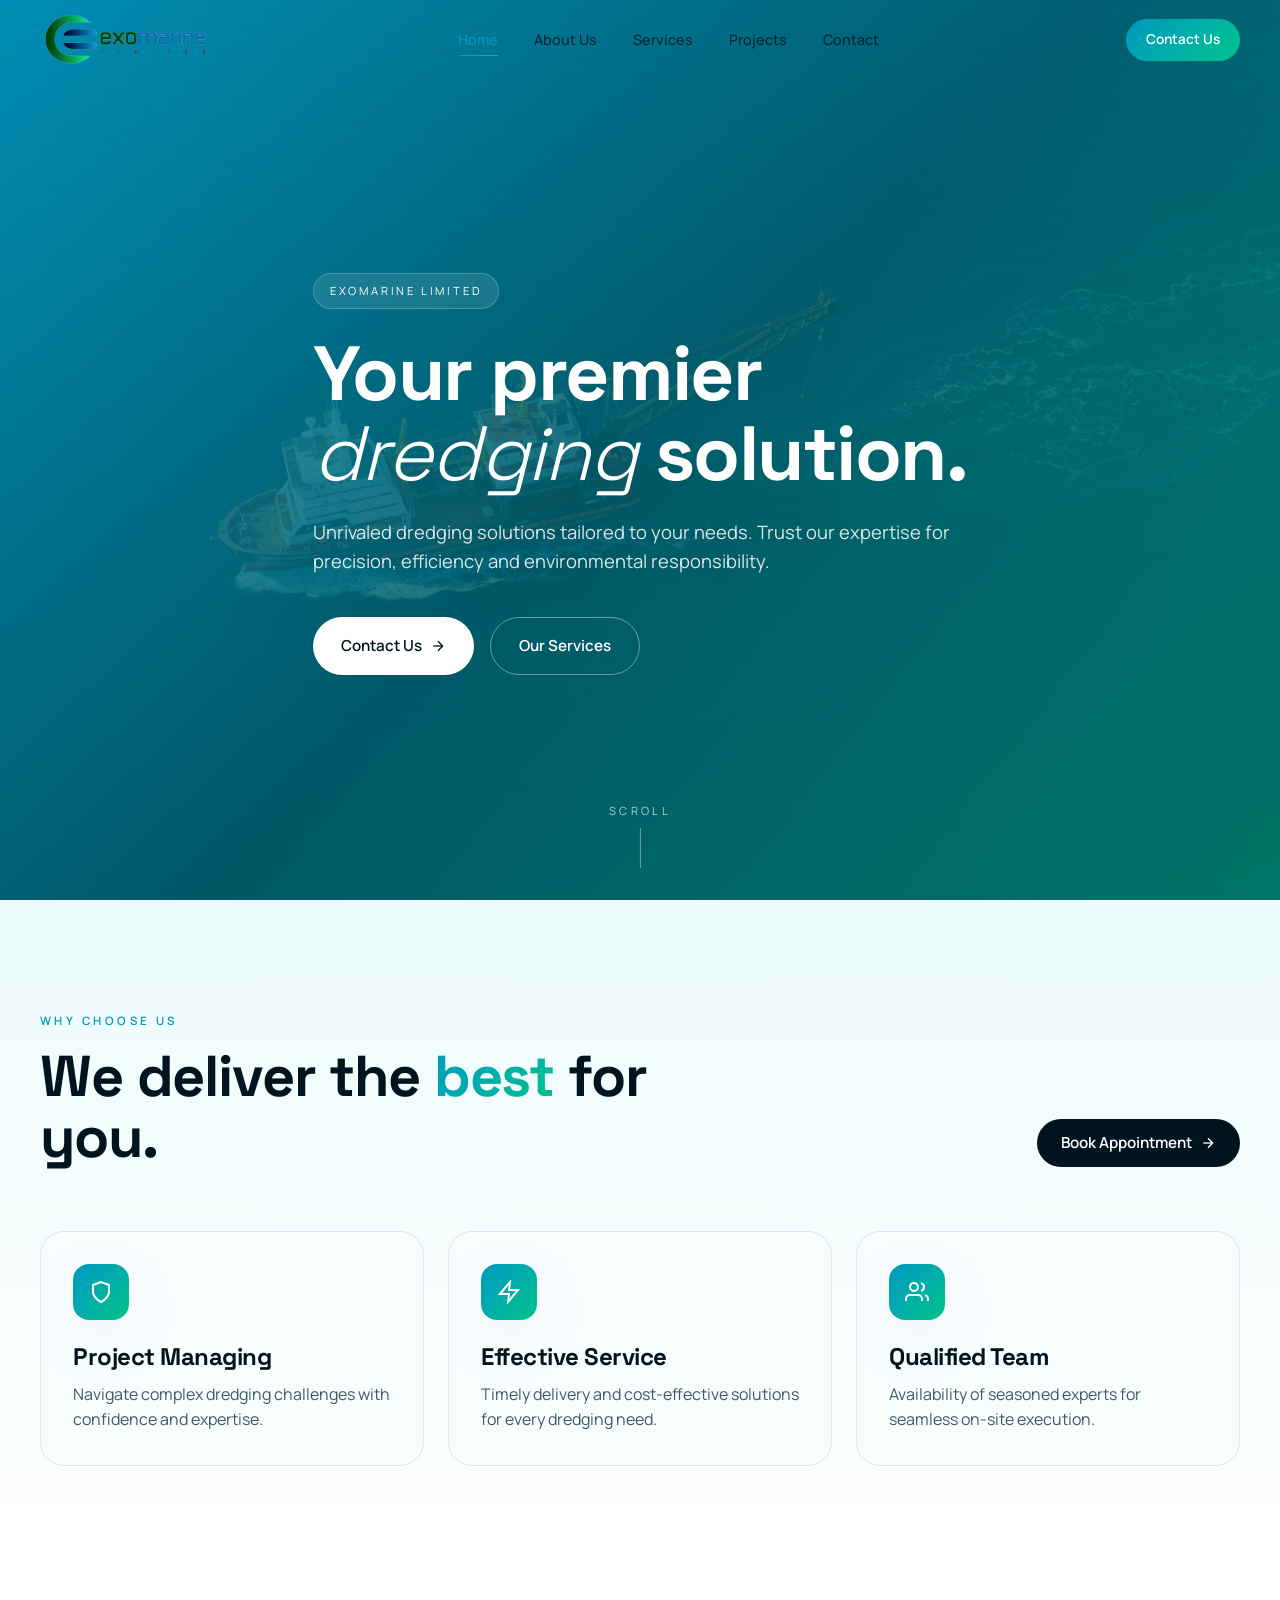
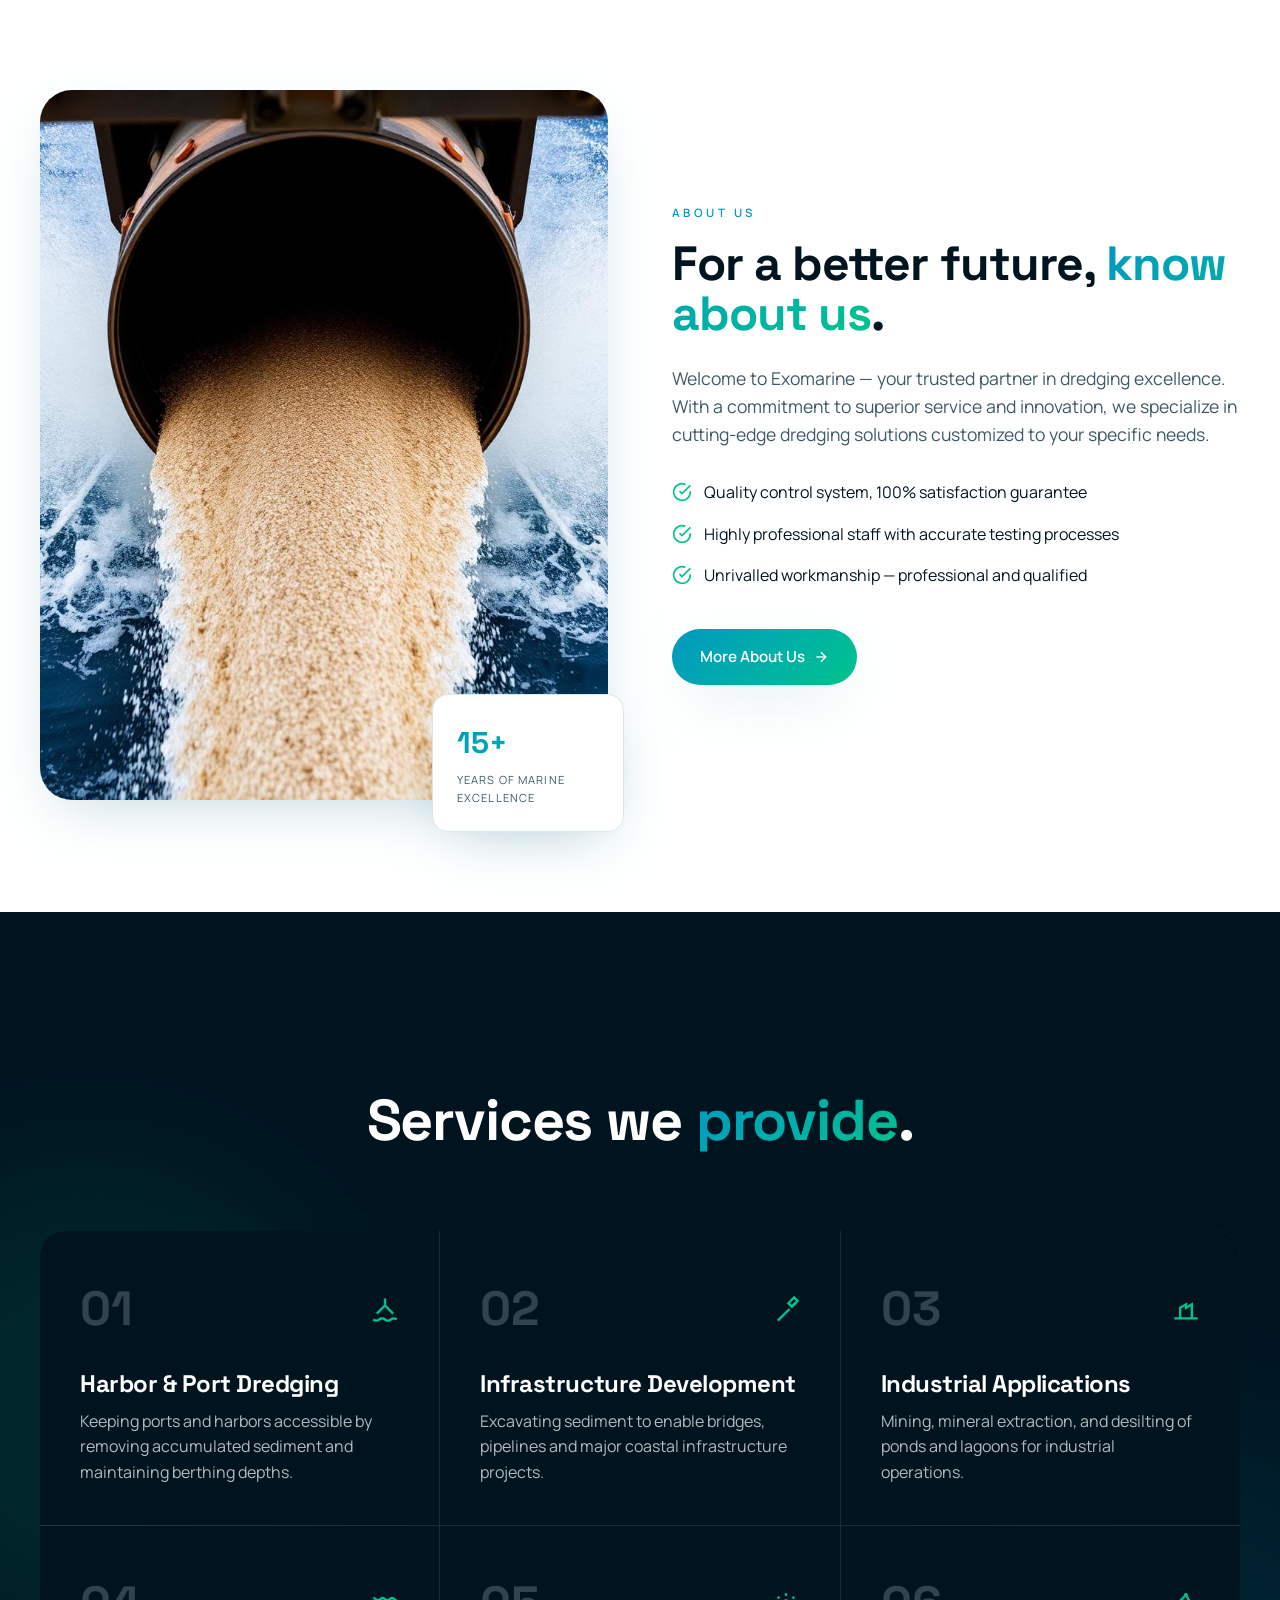
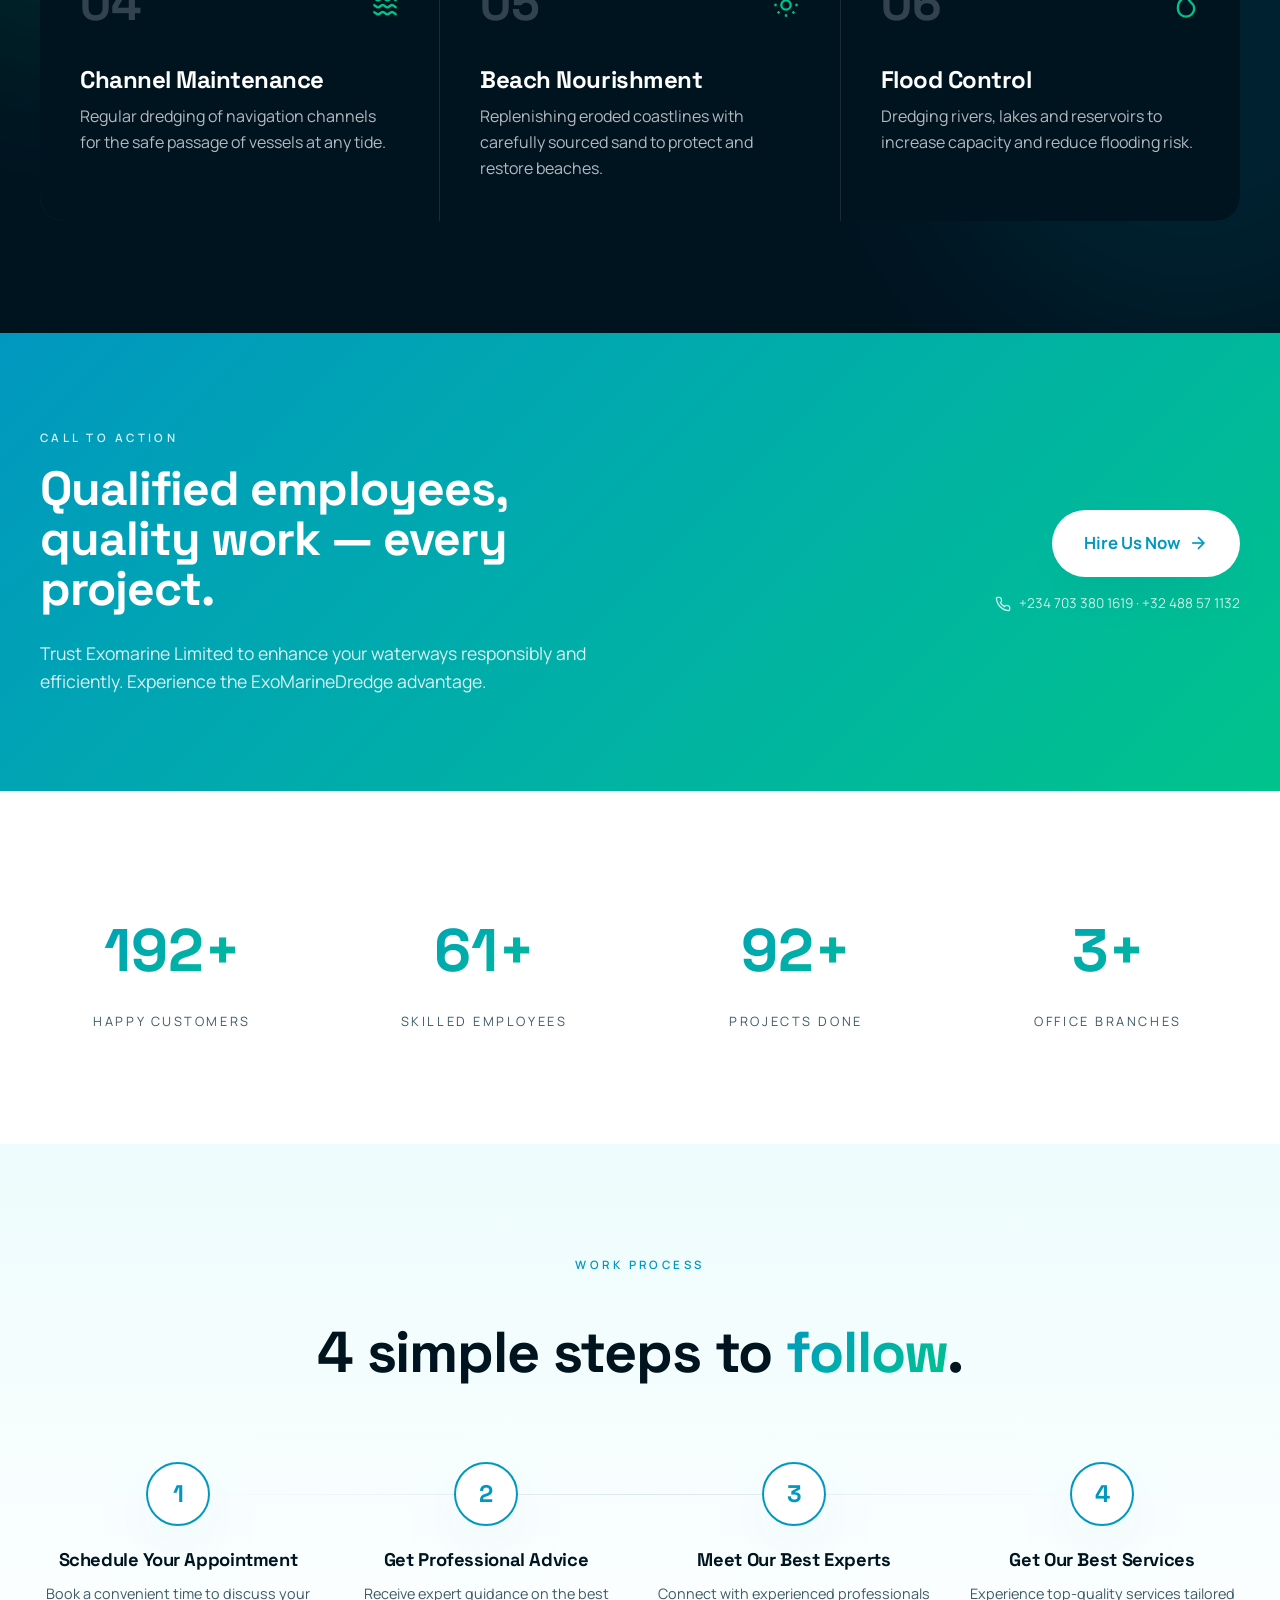
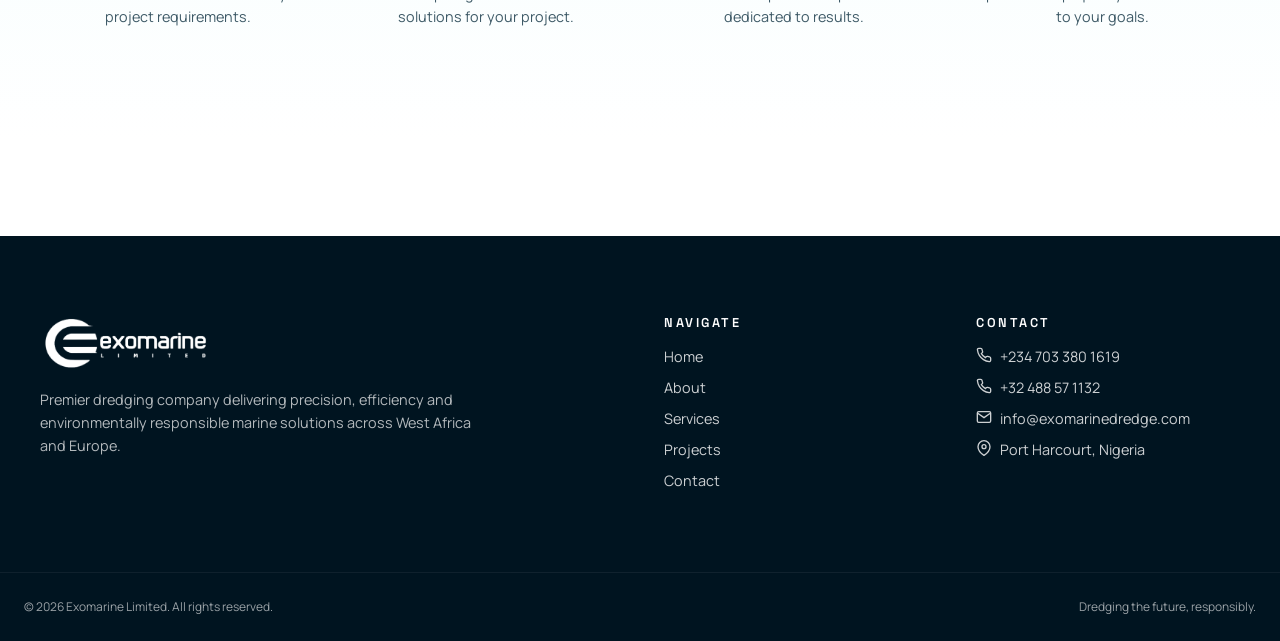
<file: index.html>
<!DOCTYPE html>
<html lang="en">
<head>
<meta charset="UTF-8" />
<meta name="viewport" content="width=device-width, initial-scale=1.0" />
<title>Exomarine Limited — Premier Dredging Solutions</title>
<meta name="description" content="Unrivaled dredging solutions tailored to your needs. Precision, efficiency and environmental responsibility across ports, harbors and coastal infrastructure." />
<link rel="icon" href="images/cropped-Exomarinedredge-removebg-preview.png" />
<link rel="stylesheet" href="css/styles.css" />
</head>
<body>

<!-- HEADER -->
<header class="site-header">
  <div class="header-inner">
    <a href="index.html" class="logo"><img src="images/cropped-Exomarinedredge-removebg-preview.png" alt="Exomarine Logo" /></a>
    <nav class="nav-desktop">
      <a href="index.html" class="active">Home</a>
      <a href="about.html">About Us</a>
      <a href="services.html">Services</a>
      <a href="projects.html">Projects</a>
      <a href="contact.html">Contact</a>
    </nav>
    <a href="contact.html" class="btn btn-brand header-cta">Contact Us</a>
    <button class="menu-toggle" aria-label="Toggle menu">
      <svg viewBox="0 0 24 24" fill="none" stroke="currentColor" stroke-width="2"><line x1="4" y1="6" x2="20" y2="6"/><line x1="4" y1="12" x2="20" y2="12"/><line x1="4" y1="18" x2="20" y2="18"/></svg>
    </button>
  </div>
  <nav class="nav-mobile">
    <a href="index.html">Home</a>
    <a href="about.html">About Us</a>
    <a href="services.html">Services</a>
    <a href="projects.html">Projects</a>
    <a href="contact.html">Contact</a>
    <a href="contact.html" class="btn btn-brand">Contact Us</a>
  </nav>
</header>

<!-- HERO -->
<section class="hero">
  <div class="hero-bg"><img src="images/hero-dredger.jpg" alt="Industrial dredging vessel at sea" /></div>
  <div class="container hero-inner">
    <div class="reveal hero-pill">Exomarine Limited</div>
    <h1 class="reveal reveal-d1">Your premier<br /><span class="italic-light">dredging</span> solution.</h1>
    <p class="reveal reveal-d2">Unrivaled dredging solutions tailored to your needs. Trust our expertise for precision, efficiency and environmental responsibility.</p>
    <div class="reveal reveal-d3 hero-actions">
      <a href="contact.html" class="btn btn-white">Contact Us
        <svg class="arrow" width="16" height="16" viewBox="0 0 24 24" fill="none" stroke="currentColor" stroke-width="2"><line x1="5" y1="12" x2="19" y2="12"/><polyline points="12 5 19 12 12 19"/></svg></a>
      <a href="services.html" class="btn btn-outline-white">Our Services</a>
    </div>
  </div>
  <div class="scroll-cue">Scroll<div class="line"></div></div>
</section>

<!-- WHY CHOOSE US -->
<section class="section section-soft">
  <div class="container">
    <div class="section-head">
      <div class="reveal" style="max-width:640px">
        <div class="eyebrow" style="margin-bottom:1rem">Why Choose Us</div>
        <h2>We deliver the <span class="gradient-text">best</span> for you.</h2>
      </div>
      <a href="contact.html" class="btn btn-dark reveal">Book Appointment
        <svg class="arrow" width="16" height="16" viewBox="0 0 24 24" fill="none" stroke="currentColor" stroke-width="2"><line x1="5" y1="12" x2="19" y2="12"/><polyline points="12 5 19 12 12 19"/></svg></a>
    </div>
    <div class="feature-grid">
      <div class="feature-card reveal reveal-d1">
        <div class="icon-tile"><svg viewBox="0 0 24 24" fill="none" stroke="currentColor" stroke-width="2"><path d="M12 22s8-4 8-10V5l-8-3-8 3v7c0 6 8 10 8 10z"/></svg></div>
        <h3>Project Managing</h3>
        <p>Navigate complex dredging challenges with confidence and expertise.</p>
      </div>
      <div class="feature-card reveal reveal-d2">
        <div class="icon-tile"><svg viewBox="0 0 24 24" fill="none" stroke="currentColor" stroke-width="2"><polygon points="13 2 3 14 12 14 11 22 21 10 12 10 13 2"/></svg></div>
        <h3>Effective Service</h3>
        <p>Timely delivery and cost-effective solutions for every dredging need.</p>
      </div>
      <div class="feature-card reveal reveal-d3">
        <div class="icon-tile"><svg viewBox="0 0 24 24" fill="none" stroke="currentColor" stroke-width="2"><path d="M17 21v-2a4 4 0 0 0-4-4H5a4 4 0 0 0-4 4v2"/><circle cx="9" cy="7" r="4"/><path d="M23 21v-2a4 4 0 0 0-3-3.87"/><path d="M16 3.13a4 4 0 0 1 0 7.75"/></svg></div>
        <h3>Qualified Team</h3>
        <p>Availability of seasoned experts for seamless on-site execution.</p>
      </div>
    </div>
  </div>
</section>

<!-- ABOUT -->
<section class="section">
  <div class="container split">
    <div class="reveal about-img-wrap">
      <div class="about-img"><img src="images/about-pipeline.jpg" alt="Dredging pipeline" loading="lazy" /></div>
      <div class="about-badge">
        <div class="num gradient-text">15+</div>
        <div class="lbl">Years of Marine Excellence</div>
      </div>
    </div>
    <div>
      <div class="reveal eyebrow" style="margin-bottom:1rem">About Us</div>
      <h2 class="reveal reveal-d1">For a better future, <span class="gradient-text">know about us</span>.</h2>
      <p class="reveal reveal-d2 lead">Welcome to Exomarine — your trusted partner in dredging excellence. With a commitment to superior service and innovation, we specialize in cutting-edge dredging solutions customized to your specific needs.</p>
      <ul class="check-list">
        <li class="reveal reveal-d2"><svg viewBox="0 0 24 24" fill="none" stroke="currentColor" stroke-width="2"><path d="M22 11.08V12a10 10 0 1 1-5.93-9.14"/><polyline points="22 4 12 14.01 9 11.01"/></svg><span>Quality control system, 100% satisfaction guarantee</span></li>
        <li class="reveal reveal-d3"><svg viewBox="0 0 24 24" fill="none" stroke="currentColor" stroke-width="2"><path d="M22 11.08V12a10 10 0 1 1-5.93-9.14"/><polyline points="22 4 12 14.01 9 11.01"/></svg><span>Highly professional staff with accurate testing processes</span></li>
        <li class="reveal reveal-d4"><svg viewBox="0 0 24 24" fill="none" stroke="currentColor" stroke-width="2"><path d="M22 11.08V12a10 10 0 1 1-5.93-9.14"/><polyline points="22 4 12 14.01 9 11.01"/></svg><span>Unrivalled workmanship — professional and qualified</span></li>
      </ul>
      <a href="about.html" class="btn btn-brand reveal">More About Us
        <svg class="arrow" width="16" height="16" viewBox="0 0 24 24" fill="none" stroke="currentColor" stroke-width="2"><line x1="5" y1="12" x2="19" y2="12"/><polyline points="12 5 19 12 12 19"/></svg></a>
    </div>
  </div>
</section>

<!-- SERVICES -->
<section class="section section-dark">
  <div class="blob1"></div><div class="blob2"></div>
  <div class="container">
    <div class="section-head center">
      <div class="reveal eyebrow eyebrow-secondary" style="margin-bottom:1rem">Our Services</div>
      <h2 class="reveal reveal-d1 center">Services we <span class="gradient-text">provide</span>.</h2>
    </div>
    <div class="svc-grid">
      <div class="svc-cell reveal reveal-d1">
        <div class="top"><span class="num">01</span>
          <svg class="svc-icon" viewBox="0 0 24 24" fill="none" stroke="currentColor" stroke-width="2"><path d="M2 21c.6.5 1.2 1 2.5 1 2.5 0 2.5-2 5-2 1.3 0 1.9.5 2.5 1s1.2 1 2.5 1c2.5 0 2.5-2 5-2 1.3 0 1.9.5 2.5 1"/><path d="M19 16l-7-7-7 7"/><path d="M12 3v6"/></svg></div>
        <h3>Harbor &amp; Port Dredging</h3>
        <p>Keeping ports and harbors accessible by removing accumulated sediment and maintaining berthing depths.</p>
      </div>
      <div class="svc-cell reveal reveal-d2">
        <div class="top"><span class="num">02</span>
          <svg class="svc-icon" viewBox="0 0 24 24" fill="none" stroke="currentColor" stroke-width="2"><path d="M15 12 5 22"/><path d="m20 7-3 3"/><path d="M22 5 19 2l-5 5 3 3z"/></svg></div>
        <h3>Infrastructure Development</h3>
        <p>Excavating sediment to enable bridges, pipelines and major coastal infrastructure projects.</p>
      </div>
      <div class="svc-cell reveal reveal-d3">
        <div class="top"><span class="num">03</span>
          <svg class="svc-icon" viewBox="0 0 24 24" fill="none" stroke="currentColor" stroke-width="2"><path d="M2 20h20"/><path d="M17 20V8l-5 3V8l-5 3v9"/></svg></div>
        <h3>Industrial Applications</h3>
        <p>Mining, mineral extraction, and desilting of ponds and lagoons for industrial operations.</p>
      </div>
      <div class="svc-cell reveal reveal-d4">
        <div class="top"><span class="num">04</span>
          <svg class="svc-icon" viewBox="0 0 24 24" fill="none" stroke="currentColor" stroke-width="2"><path d="M2 6c2 0 2 2 4 2s2-2 4-2 2 2 4 2 2-2 4-2 2 2 4 2"/><path d="M2 12c2 0 2 2 4 2s2-2 4-2 2 2 4 2 2-2 4-2 2 2 4 2"/><path d="M2 18c2 0 2 2 4 2s2-2 4-2 2 2 4 2 2-2 4-2 2 2 4 2"/></svg></div>
        <h3>Channel Maintenance</h3>
        <p>Regular dredging of navigation channels for the safe passage of vessels at any tide.</p>
      </div>
      <div class="svc-cell reveal reveal-d1">
        <div class="top"><span class="num">05</span>
          <svg class="svc-icon" viewBox="0 0 24 24" fill="none" stroke="currentColor" stroke-width="2"><circle cx="12" cy="12" r="4"/><path d="M12 2v2M12 20v2M4.93 4.93l1.41 1.41M17.66 17.66l1.41 1.41M2 12h2M20 12h2M6.34 17.66l-1.41 1.41M19.07 4.93l-1.41 1.41"/></svg></div>
        <h3>Beach Nourishment</h3>
        <p>Replenishing eroded coastlines with carefully sourced sand to protect and restore beaches.</p>
      </div>
      <div class="svc-cell reveal reveal-d2">
        <div class="top"><span class="num">06</span>
          <svg class="svc-icon" viewBox="0 0 24 24" fill="none" stroke="currentColor" stroke-width="2"><path d="M12 22a7 7 0 0 0 7-7c0-2-1-3.9-3-5.5S12.5 4 12 2c-.5 2-2 3.9-4 5.5S5 13 5 15a7 7 0 0 0 7 7z"/></svg></div>
        <h3>Flood Control</h3>
        <p>Dredging rivers, lakes and reservoirs to increase capacity and reduce flooding risk.</p>
      </div>
    </div>
  </div>
</section>

<!-- CTA STRIP -->
<section class="cta-strip">
  <div class="container grid">
    <div>
      <div class="reveal eyebrow eyebrow-light" style="margin-bottom:1rem">Call to Action</div>
      <h2 class="reveal reveal-d1">Qualified employees, quality work — every project.</h2>
      <p class="reveal reveal-d2">Trust Exomarine Limited to enhance your waterways responsibly and efficiently. Experience the ExoMarineDredge advantage.</p>
    </div>
    <div class="cta-side reveal reveal-d3">
      <a href="contact.html" class="btn btn-cta">Hire Us Now
        <svg class="arrow" width="20" height="20" viewBox="0 0 24 24" fill="none" stroke="currentColor" stroke-width="2"><line x1="5" y1="12" x2="19" y2="12"/><polyline points="12 5 19 12 12 19"/></svg></a>
      <span class="cta-phone"><svg viewBox="0 0 24 24" fill="none" stroke="currentColor" stroke-width="2"><path d="M22 16.92v3a2 2 0 0 1-2.18 2 19.79 19.79 0 0 1-8.63-3.07 19.5 19.5 0 0 1-6-6 19.79 19.79 0 0 1-3.07-8.67A2 2 0 0 1 4.11 2h3a2 2 0 0 1 2 1.72 12.84 12.84 0 0 0 .7 2.81 2 2 0 0 1-.45 2.11L8.09 9.91a16 16 0 0 0 6 6l1.27-1.27a2 2 0 0 1 2.11-.45 12.84 12.84 0 0 0 2.81.7A2 2 0 0 1 22 16.92z"/></svg> +234 703 380 1619 · +32 488 57 1132</span>
    </div>
  </div>
</section>

<!-- STATS -->
<section class="section">
  <div class="container stats">
    <div class="stat reveal reveal-d1"><div class="num" data-count="250">0+</div><div class="lbl">Happy Customers</div></div>
    <div class="stat reveal reveal-d2"><div class="num" data-count="80">0+</div><div class="lbl">Skilled Employees</div></div>
    <div class="stat reveal reveal-d3"><div class="num" data-count="120">0+</div><div class="lbl">Projects Done</div></div>
    <div class="stat reveal reveal-d4"><div class="num" data-count="4">0+</div><div class="lbl">Office Branches</div></div>
  </div>
</section>

<!-- PROCESS -->
<section class="section section-soft">
  <div class="container">
    <div class="section-head center">
      <div class="reveal eyebrow" style="margin-bottom:1rem">Work Process</div>
      <h2 class="reveal reveal-d1 center">4 simple steps to <span class="gradient-text">follow</span>.</h2>
    </div>
    <div class="process">
      <div class="step reveal reveal-d1"><div class="step-num">1</div><h3>Schedule Your Appointment</h3><p>Book a convenient time to discuss your project requirements.</p></div>
      <div class="step reveal reveal-d2"><div class="step-num">2</div><h3>Get Professional Advice</h3><p>Receive expert guidance on the best solutions for your project.</p></div>
      <div class="step reveal reveal-d3"><div class="step-num">3</div><h3>Meet Our Best Experts</h3><p>Connect with experienced professionals dedicated to results.</p></div>
      <div class="step reveal reveal-d4"><div class="step-num">4</div><h3>Get Our Best Services</h3><p>Experience top-quality services tailored to your goals.</p></div>
    </div>
  </div>
</section>

<!-- FOOTER -->
<footer class="site-footer">
  <div class="footer-inner">
    <div class="footer-brand">
      <img src="images/cropped-Exomarinedredge-removebg-preview.png" alt="Exomarine Logo" />
      <p>Premier dredging company delivering precision, efficiency and environmentally responsible marine solutions across West Africa and Europe.</p>
    </div>
    <div class="footer-col">
      <h4>Navigate</h4>
      <ul>
        <li><a href="index.html">Home</a></li>
        <li><a href="about.html">About</a></li>
        <li><a href="services.html">Services</a></li>
        <li><a href="projects.html">Projects</a></li>
        <li><a href="contact.html">Contact</a></li>
      </ul>
    </div>
    <div class="footer-col">
      <h4>Contact</h4>
      <ul>
        <li><svg viewBox="0 0 24 24" fill="none" stroke="currentColor" stroke-width="2"><path d="M22 16.92v3a2 2 0 0 1-2.18 2 19.79 19.79 0 0 1-8.63-3.07 19.5 19.5 0 0 1-6-6 19.79 19.79 0 0 1-3.07-8.67A2 2 0 0 1 4.11 2h3a2 2 0 0 1 2 1.72 12.84 12.84 0 0 0 .7 2.81 2 2 0 0 1-.45 2.11L8.09 9.91a16 16 0 0 0 6 6l1.27-1.27a2 2 0 0 1 2.11-.45 12.84 12.84 0 0 0 2.81.7A2 2 0 0 1 22 16.92z"/></svg> +234 703 380 1619</li>
        <li><svg viewBox="0 0 24 24" fill="none" stroke="currentColor" stroke-width="2"><path d="M22 16.92v3a2 2 0 0 1-2.18 2 19.79 19.79 0 0 1-8.63-3.07 19.5 19.5 0 0 1-6-6 19.79 19.79 0 0 1-3.07-8.67A2 2 0 0 1 4.11 2h3a2 2 0 0 1 2 1.72 12.84 12.84 0 0 0 .7 2.81 2 2 0 0 1-.45 2.11L8.09 9.91a16 16 0 0 0 6 6l1.27-1.27a2 2 0 0 1 2.11-.45 12.84 12.84 0 0 0 2.81.7A2 2 0 0 1 22 16.92z"/></svg> +32 488 57 1132</li>
        <li><svg viewBox="0 0 24 24" fill="none" stroke="currentColor" stroke-width="2"><path d="M4 4h16c1.1 0 2 .9 2 2v12c0 1.1-.9 2-2 2H4c-1.1 0-2-.9-2-2V6c0-1.1.9-2 2-2z"/><polyline points="22,6 12,13 2,6"/></svg> info@exomarinedredge.com</li>
        <li><svg viewBox="0 0 24 24" fill="none" stroke="currentColor" stroke-width="2"><path d="M21 10c0 7-9 13-9 13s-9-6-9-13a9 9 0 0 1 18 0z"/><circle cx="12" cy="10" r="3"/></svg> Port Harcourt, Nigeria</li>
      </ul>
    </div>
  </div>
  <div class="footer-bottom">
    <span>© <span id="year">2025</span> Exomarine Limited. All rights reserved.</span>
    <span>Dredging the future, responsibly.</span>
  </div>
</footer>

<script src="js/main.js"></script>
</body>
</html>
</file>
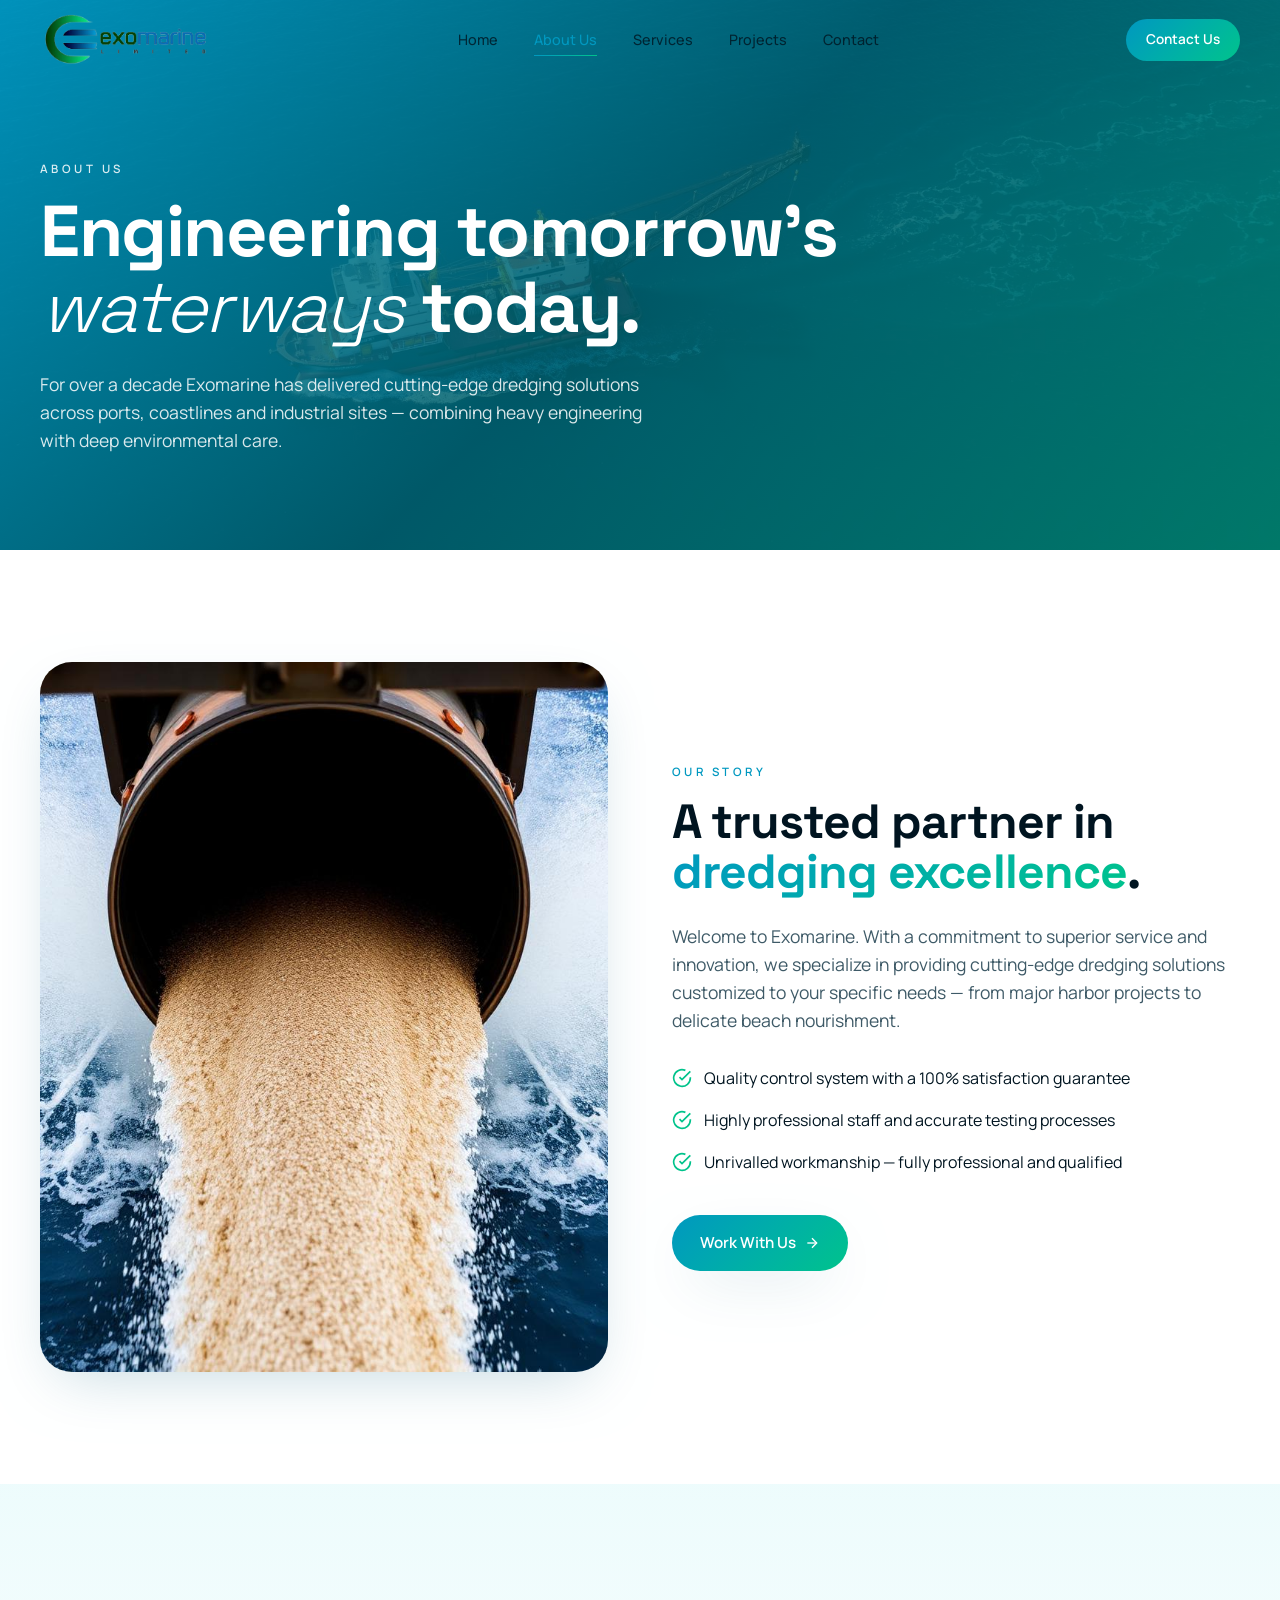
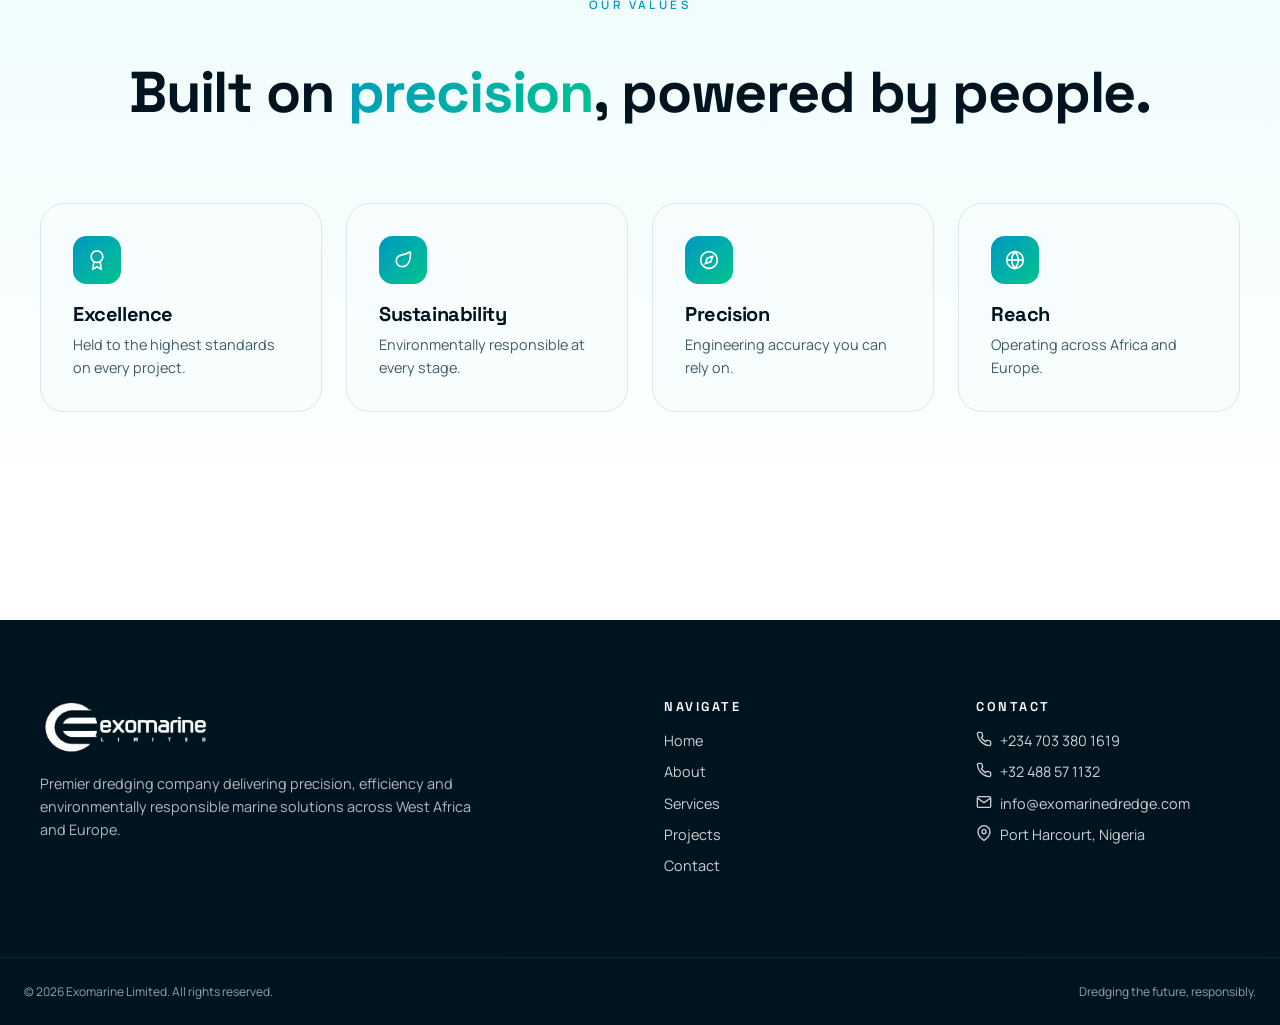
<file: about.html>
<!DOCTYPE html>
<html lang="en">
<head>
<meta charset="UTF-8" />
<meta name="viewport" content="width=device-width, initial-scale=1.0" />
<title>About Us — Exomarine Limited</title>
<meta name="description" content="Learn about Exomarine Limited — a trusted partner in dredging excellence with a commitment to superior service, innovation and environmental responsibility." />
<link rel="icon" href="images/cropped-Exomarinedredge-removebg-preview.png" />
<link rel="stylesheet" href="css/styles.css" />
</head>
<body>

<header class="site-header">
  <div class="header-inner">
    <a href="index.html" class="logo"><img src="images/cropped-Exomarinedredge-removebg-preview.png" alt="Exomarine Logo" /></a>
    <nav class="nav-desktop">
      <a href="index.html">Home</a>
      <a href="about.html" class="active">About Us</a>
      <a href="services.html">Services</a>
      <a href="projects.html">Projects</a>
      <a href="contact.html">Contact</a>
    </nav>
    <a href="contact.html" class="btn btn-brand header-cta">Contact Us</a>
    <button class="menu-toggle" aria-label="Toggle menu">
      <svg viewBox="0 0 24 24" fill="none" stroke="currentColor" stroke-width="2"><line x1="4" y1="6" x2="20" y2="6"/><line x1="4" y1="12" x2="20" y2="12"/><line x1="4" y1="18" x2="20" y2="18"/></svg>
    </button>
  </div>
  <nav class="nav-mobile">
    <a href="index.html">Home</a><a href="about.html">About Us</a><a href="services.html">Services</a><a href="projects.html">Projects</a><a href="contact.html">Contact</a>
    <a href="contact.html" class="btn btn-brand">Contact Us</a>
  </nav>
</header>

<section class="page-hero">
  <div class="bg"><img src="images/hero-dredger.jpg" alt="" /></div>
  <div class="container">
    <div class="reveal eyebrow eyebrow-light">About Us</div>
    <h1 class="reveal reveal-d1">Engineering tomorrow's <span class="italic-light">waterways</span> today.</h1>
    <p class="reveal reveal-d2">For over a decade Exomarine has delivered cutting-edge dredging solutions across ports, coastlines and industrial sites — combining heavy engineering with deep environmental care.</p>
  </div>
</section>

<section class="section">
  <div class="container split">
    <div class="reveal about-img-wrap">
      <div class="about-img"><img src="images/about-pipeline.jpg" alt="Pipeline" loading="lazy" /></div>
    </div>
    <div>
      <div class="reveal eyebrow" style="margin-bottom:1rem">Our Story</div>
      <h2 class="reveal reveal-d1">A trusted partner in <span class="gradient-text">dredging excellence</span>.</h2>
      <p class="reveal reveal-d2 lead">Welcome to Exomarine. With a commitment to superior service and innovation, we specialize in providing cutting-edge dredging solutions customized to your specific needs — from major harbor projects to delicate beach nourishment.</p>
      <ul class="check-list">
        <li class="reveal reveal-d2"><svg viewBox="0 0 24 24" fill="none" stroke="currentColor" stroke-width="2"><path d="M22 11.08V12a10 10 0 1 1-5.93-9.14"/><polyline points="22 4 12 14.01 9 11.01"/></svg><span>Quality control system with a 100% satisfaction guarantee</span></li>
        <li class="reveal reveal-d3"><svg viewBox="0 0 24 24" fill="none" stroke="currentColor" stroke-width="2"><path d="M22 11.08V12a10 10 0 1 1-5.93-9.14"/><polyline points="22 4 12 14.01 9 11.01"/></svg><span>Highly professional staff and accurate testing processes</span></li>
        <li class="reveal reveal-d4"><svg viewBox="0 0 24 24" fill="none" stroke="currentColor" stroke-width="2"><path d="M22 11.08V12a10 10 0 1 1-5.93-9.14"/><polyline points="22 4 12 14.01 9 11.01"/></svg><span>Unrivalled workmanship — fully professional and qualified</span></li>
      </ul>
      <a href="contact.html" class="btn btn-brand reveal">Work With Us
        <svg class="arrow" width="16" height="16" viewBox="0 0 24 24" fill="none" stroke="currentColor" stroke-width="2"><line x1="5" y1="12" x2="19" y2="12"/><polyline points="12 5 19 12 12 19"/></svg></a>
    </div>
  </div>
</section>

<section class="section section-soft">
  <div class="container">
    <div class="section-head center">
      <div class="reveal eyebrow" style="margin-bottom:1rem">Our Values</div>
      <h2 class="reveal reveal-d1 center">Built on <span class="gradient-text">precision</span>, powered by people.</h2>
    </div>
    <div class="values">
      <div class="value-card reveal reveal-d1">
        <div class="icon-tile"><svg viewBox="0 0 24 24" fill="none" stroke="currentColor" stroke-width="2"><circle cx="12" cy="8" r="7"/><polyline points="8.21 13.89 7 23 12 20 17 23 15.79 13.88"/></svg></div>
        <h3>Excellence</h3><p>Held to the highest standards on every project.</p>
      </div>
      <div class="value-card reveal reveal-d2">
        <div class="icon-tile"><svg viewBox="0 0 24 24" fill="none" stroke="currentColor" stroke-width="2"><path d="M11 20A7 7 0 0 1 9.8 6.1C15.5 5 17 4.48 19.2 2.96A1 1 0 0 1 21 4c0 9-3.16 16-10 16z"/></svg></div>
        <h3>Sustainability</h3><p>Environmentally responsible at every stage.</p>
      </div>
      <div class="value-card reveal reveal-d3">
        <div class="icon-tile"><svg viewBox="0 0 24 24" fill="none" stroke="currentColor" stroke-width="2"><circle cx="12" cy="12" r="10"/><polygon points="16.24 7.76 14.12 14.12 7.76 16.24 9.88 9.88 16.24 7.76"/></svg></div>
        <h3>Precision</h3><p>Engineering accuracy you can rely on.</p>
      </div>
      <div class="value-card reveal reveal-d4">
        <div class="icon-tile"><svg viewBox="0 0 24 24" fill="none" stroke="currentColor" stroke-width="2"><circle cx="12" cy="12" r="10"/><line x1="2" y1="12" x2="22" y2="12"/><path d="M12 2a15.3 15.3 0 0 1 4 10 15.3 15.3 0 0 1-4 10 15.3 15.3 0 0 1-4-10 15.3 15.3 0 0 1 4-10z"/></svg></div>
        <h3>Reach</h3><p>Operating across Africa and Europe.</p>
      </div>
    </div>
  </div>
</section>

<footer class="site-footer">
  <div class="footer-inner">
    <div class="footer-brand">
      <img src="images/cropped-Exomarinedredge-removebg-preview.png" alt="Exomarine Logo" />
      <p>Premier dredging company delivering precision, efficiency and environmentally responsible marine solutions across West Africa and Europe.</p>
    </div>
    <div class="footer-col"><h4>Navigate</h4><ul>
      <li><a href="index.html">Home</a></li><li><a href="about.html">About</a></li><li><a href="services.html">Services</a></li><li><a href="projects.html">Projects</a></li><li><a href="contact.html">Contact</a></li>
    </ul></div>
    <div class="footer-col"><h4>Contact</h4><ul>
      <li><svg viewBox="0 0 24 24" fill="none" stroke="currentColor" stroke-width="2"><path d="M22 16.92v3a2 2 0 0 1-2.18 2 19.79 19.79 0 0 1-8.63-3.07 19.5 19.5 0 0 1-6-6 19.79 19.79 0 0 1-3.07-8.67A2 2 0 0 1 4.11 2h3a2 2 0 0 1 2 1.72 12.84 12.84 0 0 0 .7 2.81 2 2 0 0 1-.45 2.11L8.09 9.91a16 16 0 0 0 6 6l1.27-1.27a2 2 0 0 1 2.11-.45 12.84 12.84 0 0 0 2.81.7A2 2 0 0 1 22 16.92z"/></svg> +234 703 380 1619</li>
      <li><svg viewBox="0 0 24 24" fill="none" stroke="currentColor" stroke-width="2"><path d="M22 16.92v3a2 2 0 0 1-2.18 2 19.79 19.79 0 0 1-8.63-3.07 19.5 19.5 0 0 1-6-6 19.79 19.79 0 0 1-3.07-8.67A2 2 0 0 1 4.11 2h3a2 2 0 0 1 2 1.72 12.84 12.84 0 0 0 .7 2.81 2 2 0 0 1-.45 2.11L8.09 9.91a16 16 0 0 0 6 6l1.27-1.27a2 2 0 0 1 2.11-.45 12.84 12.84 0 0 0 2.81.7A2 2 0 0 1 22 16.92z"/></svg> +32 488 57 1132</li>
      <li><svg viewBox="0 0 24 24" fill="none" stroke="currentColor" stroke-width="2"><path d="M4 4h16c1.1 0 2 .9 2 2v12c0 1.1-.9 2-2 2H4c-1.1 0-2-.9-2-2V6c0-1.1.9-2 2-2z"/><polyline points="22,6 12,13 2,6"/></svg> info@exomarinedredge.com</li>
      <li><svg viewBox="0 0 24 24" fill="none" stroke="currentColor" stroke-width="2"><path d="M21 10c0 7-9 13-9 13s-9-6-9-13a9 9 0 0 1 18 0z"/><circle cx="12" cy="10" r="3"/></svg> Port Harcourt, Nigeria</li>
    </ul></div>
  </div>
  <div class="footer-bottom"><span>© <span id="year">2025</span> Exomarine Limited. All rights reserved.</span><span>Dredging the future, responsibly.</span></div>
</footer>

<script src="js/main.js"></script>
</body>
</html>
</file>
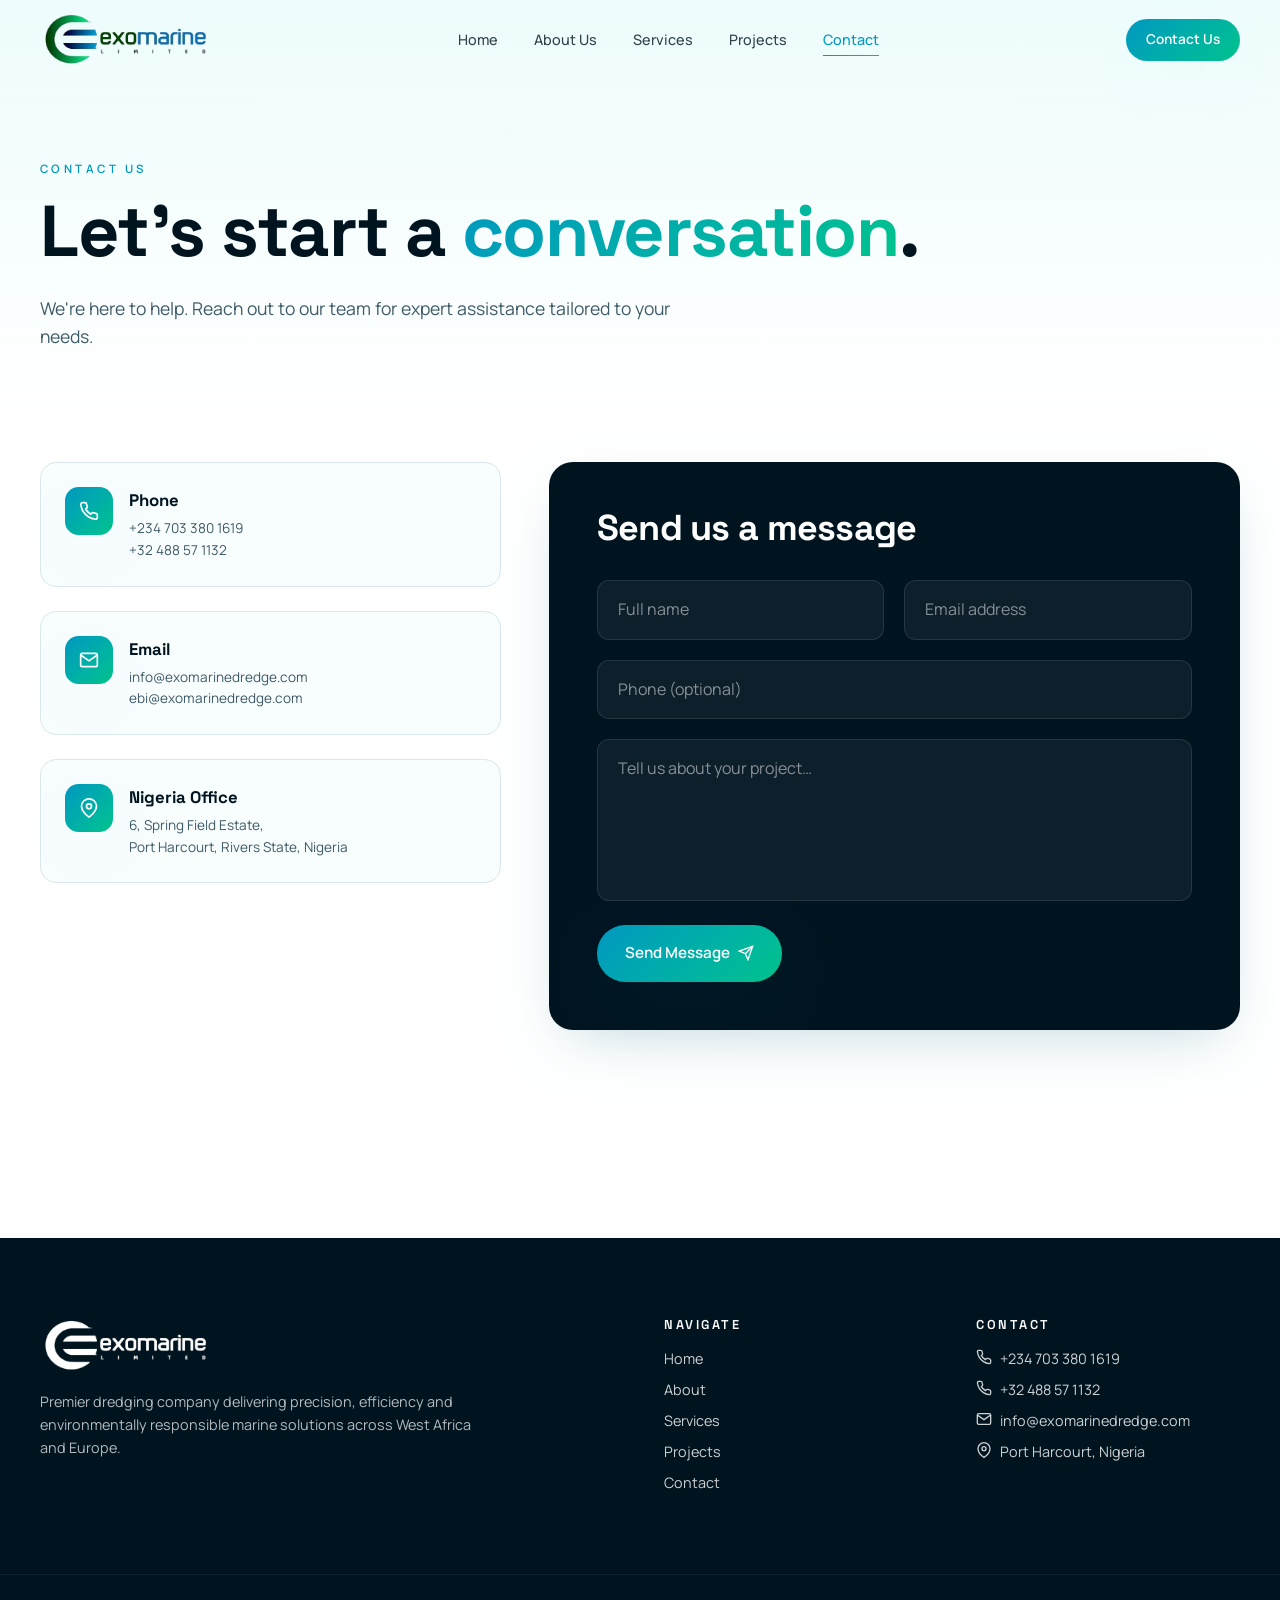
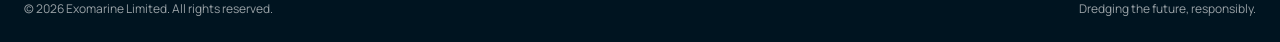
<file: contact.html>
<!DOCTYPE html>
<html lang="en">
<head>
<meta charset="UTF-8" />
<meta name="viewport" content="width=device-width, initial-scale=1.0" />
<title>Contact — Exomarine Limited</title>
<meta name="description" content="Contact Exomarine Limited for dredging enquiries. Reach our Nigeria office in Port Harcourt or call our international line." />
<link rel="icon" href="images/cropped-Exomarinedredge-removebg-preview.png" />
<link rel="stylesheet" href="css/styles.css" />
</head>
<body>

<header class="site-header">
  <div class="header-inner">
    <a href="index.html" class="logo"><img src="images/cropped-Exomarinedredge-removebg-preview.png" alt="Exomarine Logo" /></a>
    <nav class="nav-desktop">
      <a href="index.html">Home</a>
      <a href="about.html">About Us</a>
      <a href="services.html">Services</a>
      <a href="projects.html">Projects</a>
      <a href="contact.html" class="active">Contact</a>
    </nav>
    <a href="contact.html" class="btn btn-brand header-cta">Contact Us</a>
    <button class="menu-toggle" aria-label="Toggle menu">
      <svg viewBox="0 0 24 24" fill="none" stroke="currentColor" stroke-width="2"><line x1="4" y1="6" x2="20" y2="6"/><line x1="4" y1="12" x2="20" y2="12"/><line x1="4" y1="18" x2="20" y2="18"/></svg>
    </button>
  </div>
  <nav class="nav-mobile">
    <a href="index.html">Home</a><a href="about.html">About Us</a><a href="services.html">Services</a><a href="projects.html">Projects</a><a href="contact.html">Contact</a>
    <a href="contact.html" class="btn btn-brand">Contact Us</a>
  </nav>
</header>

<section class="page-hero light" style="padding-bottom:4rem">
  <div class="container">
    <div class="reveal eyebrow">Contact Us</div>
    <h1 class="reveal reveal-d1">Let's start a <span class="gradient-text">conversation</span>.</h1>
    <p class="reveal reveal-d2">We're here to help. Reach out to our team for expert assistance tailored to your needs.</p>
  </div>
</section>

<section class="section" style="padding-top:3rem">
  <div class="container contact-grid">
    <div class="contact-cards">
      <div class="contact-card reveal reveal-d1">
        <div class="icon-tile"><svg viewBox="0 0 24 24" fill="none" stroke="currentColor" stroke-width="2"><path d="M22 16.92v3a2 2 0 0 1-2.18 2 19.79 19.79 0 0 1-8.63-3.07 19.5 19.5 0 0 1-6-6 19.79 19.79 0 0 1-3.07-8.67A2 2 0 0 1 4.11 2h3a2 2 0 0 1 2 1.72 12.84 12.84 0 0 0 .7 2.81 2 2 0 0 1-.45 2.11L8.09 9.91a16 16 0 0 0 6 6l1.27-1.27a2 2 0 0 1 2.11-.45 12.84 12.84 0 0 0 2.81.7A2 2 0 0 1 22 16.92z"/></svg></div>
        <div><div class="title">Phone</div><div class="line">+234 703 380 1619</div><div class="line">+32 488 57 1132</div></div>
      </div>
      <div class="contact-card reveal reveal-d2">
        <div class="icon-tile"><svg viewBox="0 0 24 24" fill="none" stroke="currentColor" stroke-width="2"><path d="M4 4h16c1.1 0 2 .9 2 2v12c0 1.1-.9 2-2 2H4c-1.1 0-2-.9-2-2V6c0-1.1.9-2 2-2z"/><polyline points="22,6 12,13 2,6"/></svg></div>
        <div><div class="title">Email</div><div class="line">info@exomarinedredge.com</div><div class="line">ebi@exomarinedredge.com</div></div>
      </div>
      <div class="contact-card reveal reveal-d3">
        <div class="icon-tile"><svg viewBox="0 0 24 24" fill="none" stroke="currentColor" stroke-width="2"><path d="M21 10c0 7-9 13-9 13s-9-6-9-13a9 9 0 0 1 18 0z"/><circle cx="12" cy="10" r="3"/></svg></div>
        <div><div class="title">Nigeria Office</div><div class="line">6, Spring Field Estate,</div><div class="line">Port Harcourt, Rivers State, Nigeria</div></div>
      </div>
    </div>

    <form class="contact-form reveal reveal-d2">
      <h2>Send us a message</h2>
      <div class="form-grid">
        <input required placeholder="Full name" />
        <input required type="email" placeholder="Email address" />
        <input class="full" placeholder="Phone (optional)" />
        <textarea class="full" required rows="5" placeholder="Tell us about your project…"></textarea>
      </div>
      <button type="submit" class="btn btn-brand">Send Message
        <svg width="16" height="16" viewBox="0 0 24 24" fill="none" stroke="currentColor" stroke-width="2"><line x1="22" y1="2" x2="11" y2="13"/><polygon points="22 2 15 22 11 13 2 9 22 2"/></svg>
      </button>
    </form>
  </div>
</section>

<footer class="site-footer">
  <div class="footer-inner">
    <div class="footer-brand">
      <img src="images/cropped-Exomarinedredge-removebg-preview.png" alt="Exomarine Logo" />
      <p>Premier dredging company delivering precision, efficiency and environmentally responsible marine solutions across West Africa and Europe.</p>
    </div>
    <div class="footer-col"><h4>Navigate</h4><ul>
      <li><a href="index.html">Home</a></li><li><a href="about.html">About</a></li><li><a href="services.html">Services</a></li><li><a href="projects.html">Projects</a></li><li><a href="contact.html">Contact</a></li>
    </ul></div>
    <div class="footer-col"><h4>Contact</h4><ul>
      <li><svg viewBox="0 0 24 24" fill="none" stroke="currentColor" stroke-width="2"><path d="M22 16.92v3a2 2 0 0 1-2.18 2 19.79 19.79 0 0 1-8.63-3.07 19.5 19.5 0 0 1-6-6 19.79 19.79 0 0 1-3.07-8.67A2 2 0 0 1 4.11 2h3a2 2 0 0 1 2 1.72 12.84 12.84 0 0 0 .7 2.81 2 2 0 0 1-.45 2.11L8.09 9.91a16 16 0 0 0 6 6l1.27-1.27a2 2 0 0 1 2.11-.45 12.84 12.84 0 0 0 2.81.7A2 2 0 0 1 22 16.92z"/></svg> +234 703 380 1619</li>
      <li><svg viewBox="0 0 24 24" fill="none" stroke="currentColor" stroke-width="2"><path d="M22 16.92v3a2 2 0 0 1-2.18 2 19.79 19.79 0 0 1-8.63-3.07 19.5 19.5 0 0 1-6-6 19.79 19.79 0 0 1-3.07-8.67A2 2 0 0 1 4.11 2h3a2 2 0 0 1 2 1.72 12.84 12.84 0 0 0 .7 2.81 2 2 0 0 1-.45 2.11L8.09 9.91a16 16 0 0 0 6 6l1.27-1.27a2 2 0 0 1 2.11-.45 12.84 12.84 0 0 0 2.81.7A2 2 0 0 1 22 16.92z"/></svg> +32 488 57 1132</li>
      <li><svg viewBox="0 0 24 24" fill="none" stroke="currentColor" stroke-width="2"><path d="M4 4h16c1.1 0 2 .9 2 2v12c0 1.1-.9 2-2 2H4c-1.1 0-2-.9-2-2V6c0-1.1.9-2 2-2z"/><polyline points="22,6 12,13 2,6"/></svg> info@exomarinedredge.com</li>
      <li><svg viewBox="0 0 24 24" fill="none" stroke="currentColor" stroke-width="2"><path d="M21 10c0 7-9 13-9 13s-9-6-9-13a9 9 0 0 1 18 0z"/><circle cx="12" cy="10" r="3"/></svg> Port Harcourt, Nigeria</li>
    </ul></div>
  </div>
  <div class="footer-bottom"><span>© <span id="year">2025</span> Exomarine Limited. All rights reserved.</span><span>Dredging the future, responsibly.</span></div>
</footer>

<script src="js/main.js"></script>
</body>
</html>
</file>
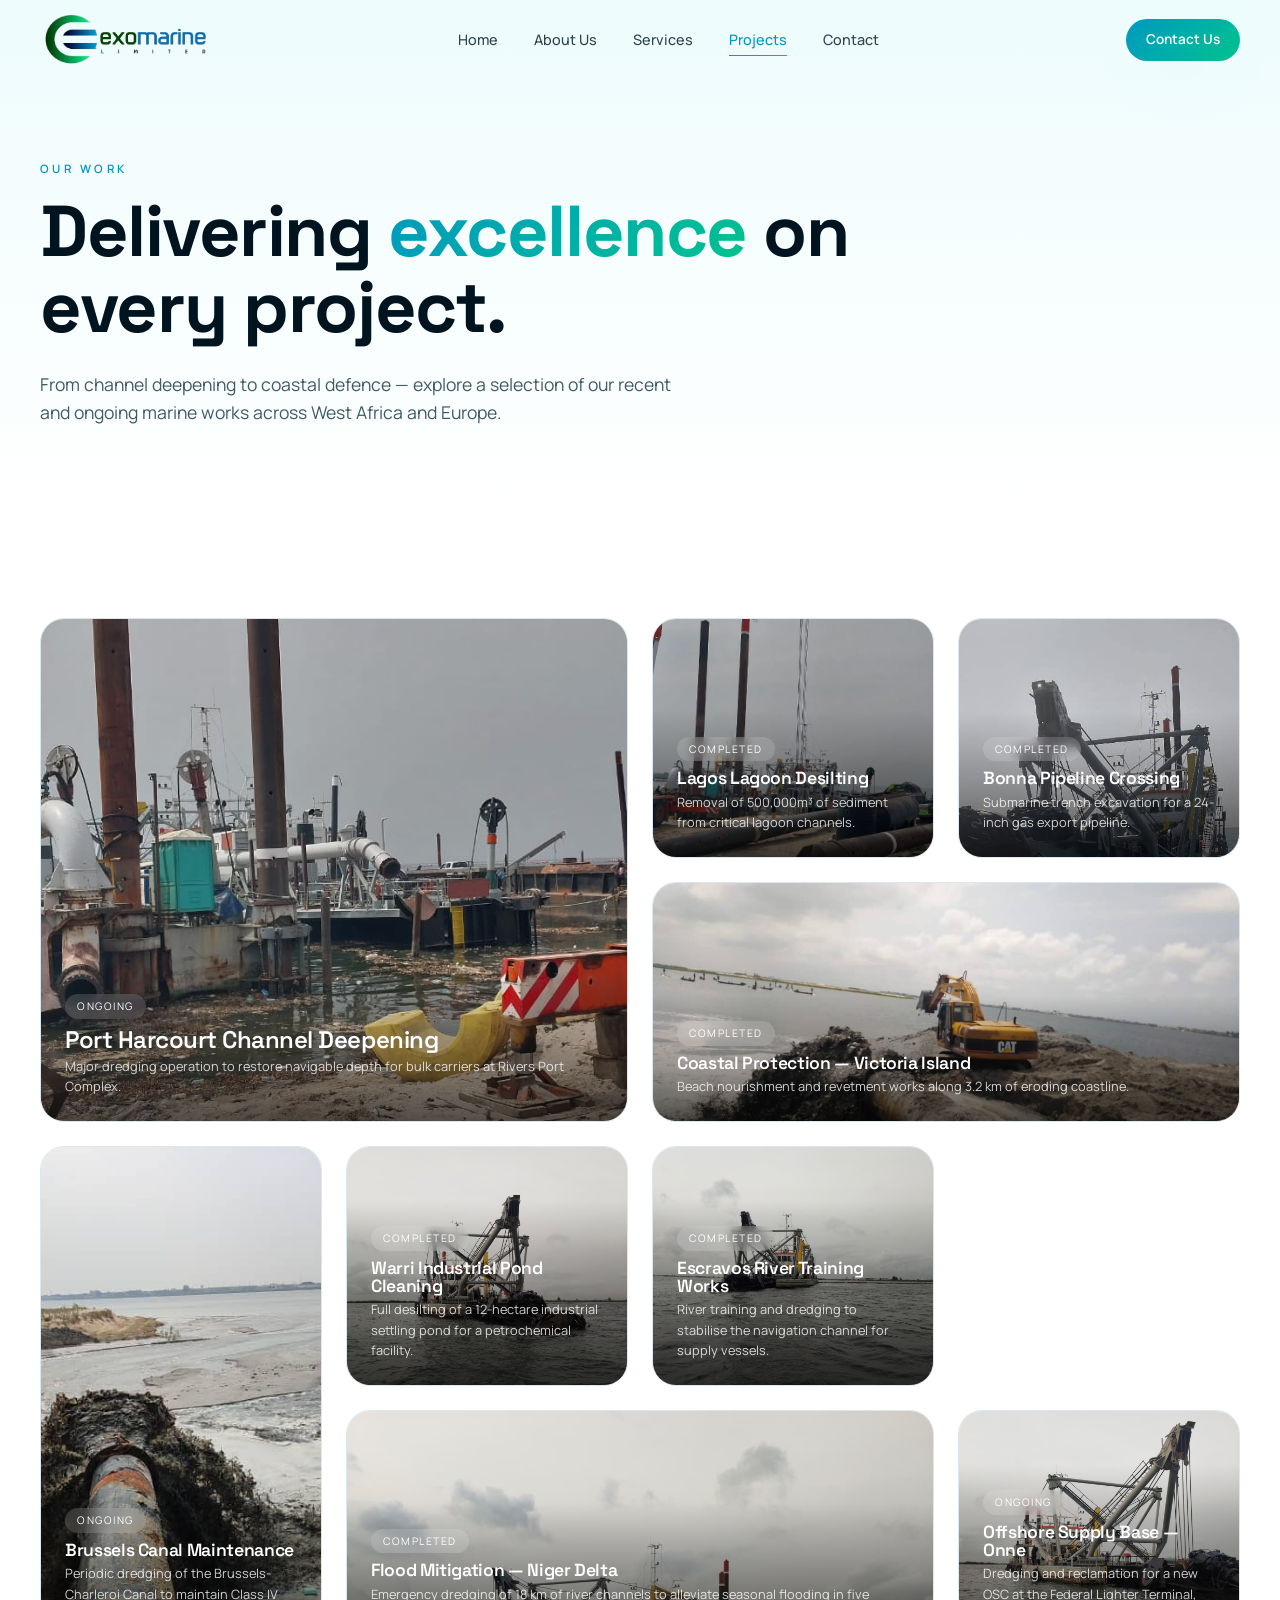
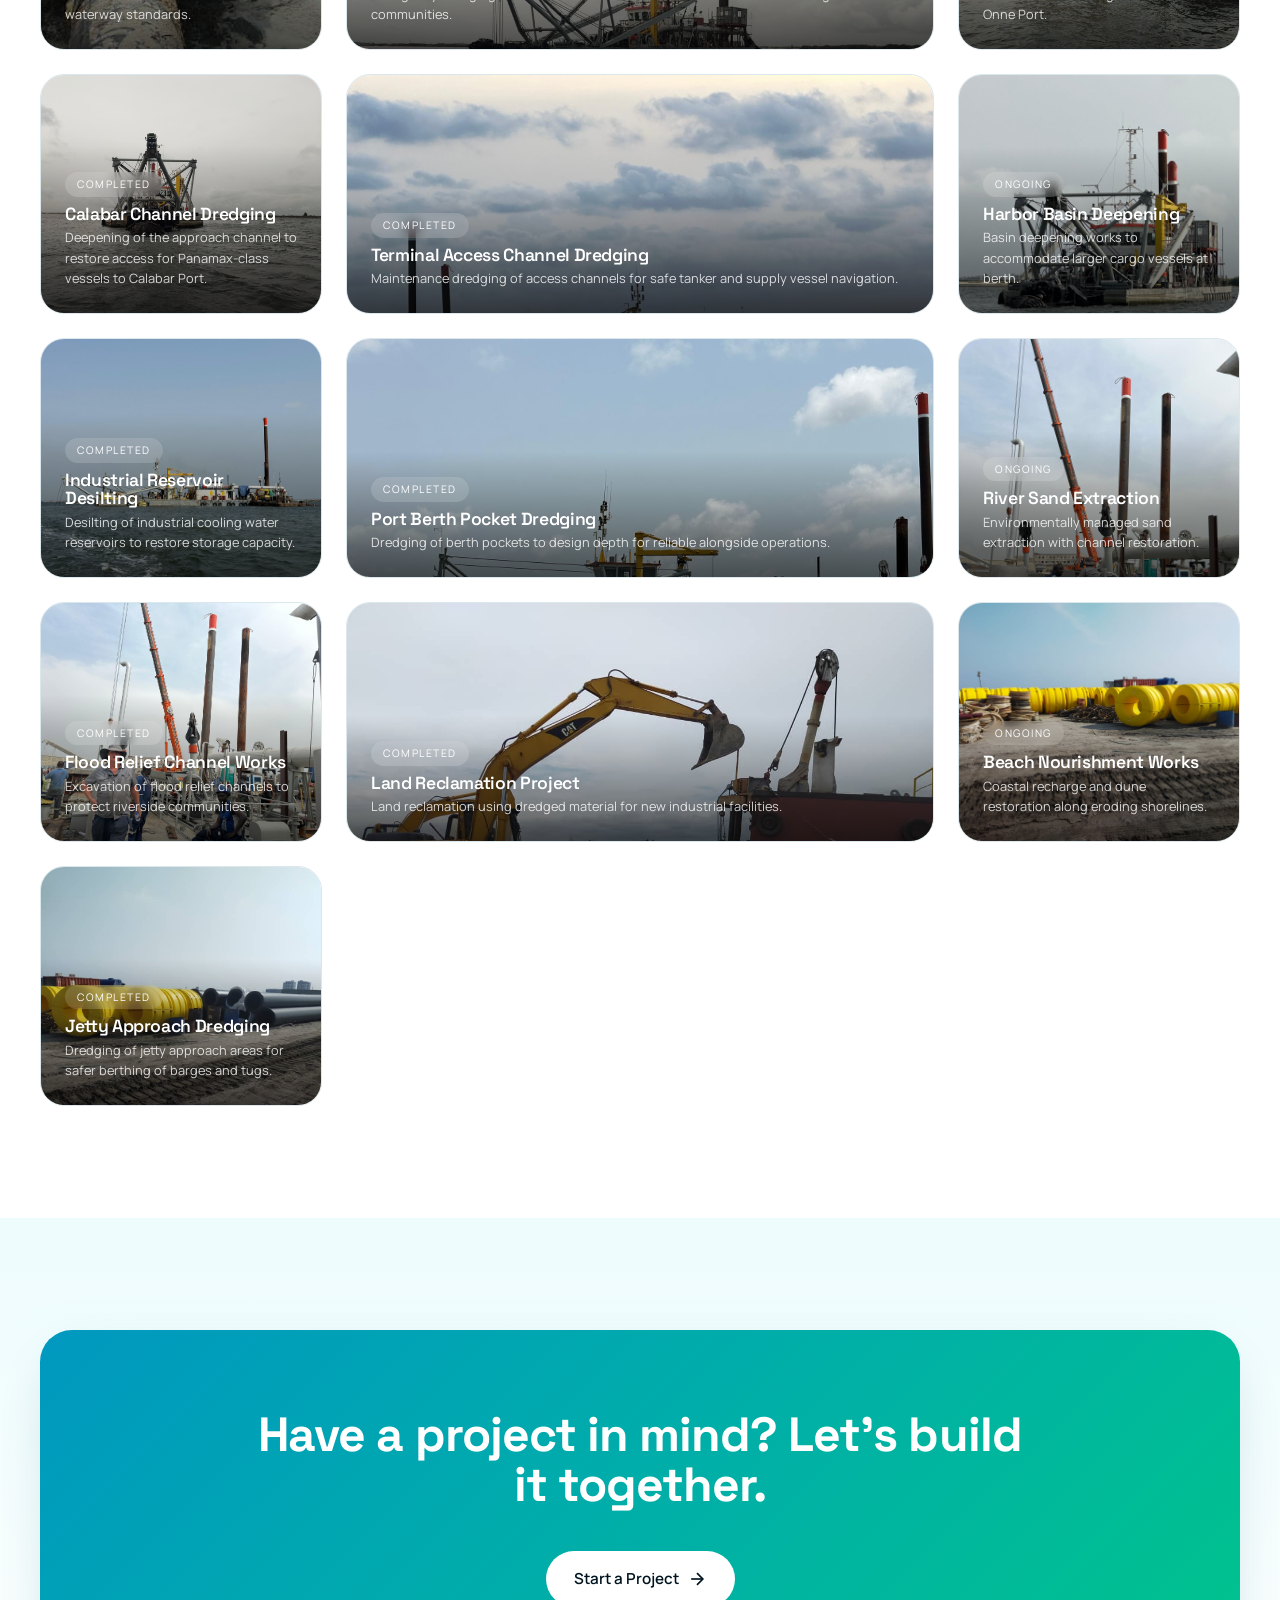
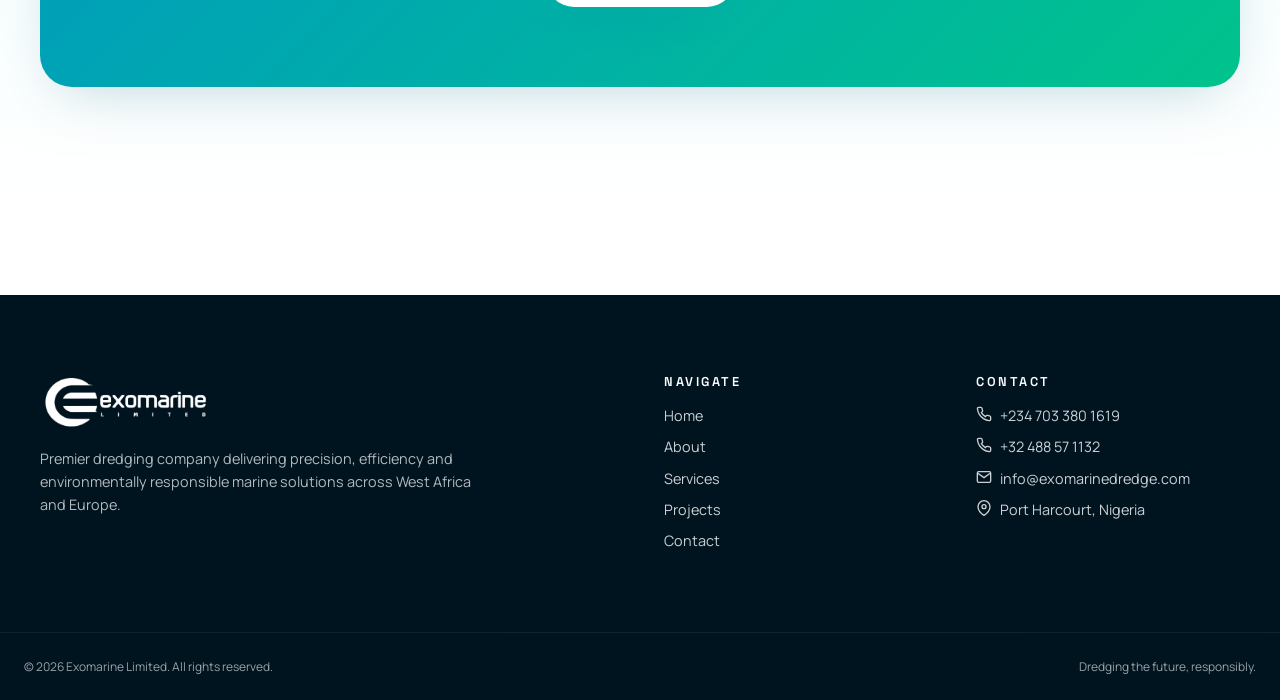
<file: projects.html>
<!DOCTYPE html>
<html lang="en">
<head>
<meta charset="UTF-8" />
<meta name="viewport" content="width=device-width, initial-scale=1.0" />
<title>Projects — Exomarine Limited</title>
<meta name="description" content="Explore Exomarine's portfolio of dredging projects — from port deepening to coastal protection and infrastructure development." />
<link rel="icon" href="images/cropped-Exomarinedredge-removebg-preview.png" />
<link rel="stylesheet" href="css/styles.css" />
</head>
<body>

<header class="site-header">
  <div class="header-inner">
    <a href="index.html" class="logo"><img src="images/cropped-Exomarinedredge-removebg-preview.png" alt="Exomarine Logo" /></a>
    <nav class="nav-desktop">
      <a href="index.html">Home</a>
      <a href="about.html">About Us</a>
      <a href="services.html">Services</a>
      <a href="projects.html" class="active">Projects</a>
      <a href="contact.html">Contact</a>
    </nav>
    <a href="contact.html" class="btn btn-brand header-cta">Contact Us</a>
    <button class="menu-toggle" aria-label="Toggle menu">
      <svg viewBox="0 0 24 24" fill="none" stroke="currentColor" stroke-width="2"><line x1="4" y1="6" x2="20" y2="6"/><line x1="4" y1="12" x2="20" y2="12"/><line x1="4" y1="18" x2="20" y2="18"/></svg>
    </button>
  </div>
  <nav class="nav-mobile">
    <a href="index.html">Home</a><a href="about.html">About Us</a><a href="services.html">Services</a><a href="projects.html">Projects</a><a href="contact.html">Contact</a>
    <a href="contact.html" class="btn btn-brand">Contact Us</a>
  </nav>
</header>

<section class="page-hero light">
  <div class="container">
    <div class="reveal eyebrow">Our Work</div>
    <h1 class="reveal reveal-d1">Delivering <span class="gradient-text">excellence</span> on every project.</h1>
    <p class="reveal reveal-d2">From channel deepening to coastal defence — explore a selection of our recent and ongoing marine works across West Africa and Europe.</p>
  </div>
</section>

<section class="section">
  <div class="container">
    <div class="bento-grid">

      <div class="bento-item bento-featured reveal reveal-d1">
        <div class="bento-img">
          <img src="images/project-01.jpg" alt="Port Harcourt Channel Deepening" loading="lazy" />
        </div>
        <div class="bento-content">
          <span class="bento-tag">Ongoing</span>
          <h3>Port Harcourt Channel Deepening</h3>
          <p>Major dredging operation to restore navigable depth for bulk carriers at Rivers Port Complex.</p>
        </div>
      </div>

      <div class="bento-item reveal reveal-d1">
        <div class="bento-img">
          <img src="images/project-02.jpg" alt="Lagos Lagoon Desilting" loading="lazy" />
        </div>
        <div class="bento-content">
          <span class="bento-tag">Completed</span>
          <h3>Lagos Lagoon Desilting</h3>
          <p>Removal of 500,000m³ of sediment from critical lagoon channels.</p>
        </div>
      </div>

      <div class="bento-item reveal reveal-d2">
        <div class="bento-img">
          <img src="images/project-03.jpg" alt="Bonna Pipeline Crossing" loading="lazy" />
        </div>
        <div class="bento-content">
          <span class="bento-tag">Completed</span>
          <h3>Bonna Pipeline Crossing</h3>
          <p>Submarine trench excavation for a 24-inch gas export pipeline.</p>
        </div>
      </div>

      <div class="bento-item bento-wide reveal reveal-d2">
        <div class="bento-img">
          <img src="images/project-04.jpg" alt="Coastal Protection Victoria Island" loading="lazy" />
        </div>
        <div class="bento-content">
          <span class="bento-tag">Completed</span>
          <h3>Coastal Protection — Victoria Island</h3>
          <p>Beach nourishment and revetment works along 3.2 km of eroding coastline.</p>
        </div>
      </div>

      <div class="bento-item bento-tall reveal reveal-d3">
        <div class="bento-img">
          <img src="images/project-05.jpg" alt="Brussels Canal Maintenance" loading="lazy" />
        </div>
        <div class="bento-content">
          <span class="bento-tag">Ongoing</span>
          <h3>Brussels Canal Maintenance</h3>
          <p>Periodic dredging of the Brussels-Charleroi Canal to maintain Class IV waterway standards.</p>
        </div>
      </div>

      <div class="bento-item reveal reveal-d3">
        <div class="bento-img">
          <img src="images/project-06.jpg" alt="Warri Industrial Pond Cleaning" loading="lazy" />
        </div>
        <div class="bento-content">
          <span class="bento-tag">Completed</span>
          <h3>Warri Industrial Pond Cleaning</h3>
          <p>Full desilting of a 12-hectare industrial settling pond for a petrochemical facility.</p>
        </div>
      </div>

      <div class="bento-item reveal reveal-d4">
        <div class="bento-img">
          <img src="images/project-07.jpg" alt="Escravos River Training Works" loading="lazy" />
        </div>
        <div class="bento-content">
          <span class="bento-tag">Completed</span>
          <h3>Escravos River Training Works</h3>
          <p>River training and dredging to stabilise the navigation channel for supply vessels.</p>
        </div>
      </div>

      <div class="bento-item bento-wide reveal reveal-d4">
        <div class="bento-img">
          <img src="images/project-08.jpg" alt="Flood Mitigation Niger Delta" loading="lazy" />
        </div>
        <div class="bento-content">
          <span class="bento-tag">Completed</span>
          <h3>Flood Mitigation — Niger Delta</h3>
          <p>Emergency dredging of 18 km of river channels to alleviate seasonal flooding in five communities.</p>
        </div>
      </div>

      <div class="bento-item reveal reveal-d1">
        <div class="bento-img">
          <img src="images/project-09.jpg" alt="Offshore Supply Base Onne" loading="lazy" />
        </div>
        <div class="bento-content">
          <span class="bento-tag">Ongoing</span>
          <h3>Offshore Supply Base — Onne</h3>
          <p>Dredging and reclamation for a new OSC at the Federal Lighter Terminal, Onne Port.</p>
        </div>
      </div>

      <div class="bento-item reveal reveal-d1">
        <div class="bento-img">
          <img src="images/project-10.jpg" alt="Calabar Channel Dredging" loading="lazy" />
        </div>
        <div class="bento-content">
          <span class="bento-tag">Completed</span>
          <h3>Calabar Channel Dredging</h3>
          <p>Deepening of the approach channel to restore access for Panamax-class vessels to Calabar Port.</p>
        </div>
      </div>

      <div class="bento-item bento-wide reveal reveal-d2">
        <div class="bento-img">
          <img src="images/project-11.jpg" alt="Terminal Access Channel Dredging" loading="lazy" />
        </div>
        <div class="bento-content">
          <span class="bento-tag">Completed</span>
          <h3>Terminal Access Channel Dredging</h3>
          <p>Maintenance dredging of access channels for safe tanker and supply vessel navigation.</p>
        </div>
      </div>

      <div class="bento-item reveal reveal-d2">
        <div class="bento-img">
          <img src="images/project-12.jpg" alt="Harbor Basin Deepening" loading="lazy" />
        </div>
        <div class="bento-content">
          <span class="bento-tag">Ongoing</span>
          <h3>Harbor Basin Deepening</h3>
          <p>Basin deepening works to accommodate larger cargo vessels at berth.</p>
        </div>
      </div>

      <div class="bento-item reveal reveal-d3">
        <div class="bento-img">
          <img src="images/project-13.jpg" alt="Industrial Reservoir Desilting" loading="lazy" />
        </div>
        <div class="bento-content">
          <span class="bento-tag">Completed</span>
          <h3>Industrial Reservoir Desilting</h3>
          <p>Desilting of industrial cooling water reservoirs to restore storage capacity.</p>
        </div>
      </div>

      <div class="bento-item bento-wide reveal reveal-d3">
        <div class="bento-img">
          <img src="images/project-14.jpg" alt="Port Berth Pocket Dredging" loading="lazy" />
        </div>
        <div class="bento-content">
          <span class="bento-tag">Completed</span>
          <h3>Port Berth Pocket Dredging</h3>
          <p>Dredging of berth pockets to design depth for reliable alongside operations.</p>
        </div>
      </div>

      <div class="bento-item reveal reveal-d4">
        <div class="bento-img">
          <img src="images/project-15.jpg" alt="River Sand Extraction" loading="lazy" />
        </div>
        <div class="bento-content">
          <span class="bento-tag">Ongoing</span>
          <h3>River Sand Extraction</h3>
          <p>Environmentally managed sand extraction with channel restoration.</p>
        </div>
      </div>

      <div class="bento-item reveal reveal-d1">
        <div class="bento-img">
          <img src="images/project-16.jpg" alt="Flood Relief Channel Works" loading="lazy" />
        </div>
        <div class="bento-content">
          <span class="bento-tag">Completed</span>
          <h3>Flood Relief Channel Works</h3>
          <p>Excavation of flood relief channels to protect riverside communities.</p>
        </div>
      </div>

      <div class="bento-item bento-wide reveal reveal-d1">
        <div class="bento-img">
          <img src="images/project-17.jpg" alt="Land Reclamation Project" loading="lazy" />
        </div>
        <div class="bento-content">
          <span class="bento-tag">Completed</span>
          <h3>Land Reclamation Project</h3>
          <p>Land reclamation using dredged material for new industrial facilities.</p>
        </div>
      </div>

      <div class="bento-item reveal reveal-d2">
        <div class="bento-img">
          <img src="images/project-18.jpg" alt="Beach Nourishment Works" loading="lazy" />
        </div>
        <div class="bento-content">
          <span class="bento-tag">Ongoing</span>
          <h3>Beach Nourishment Works</h3>
          <p>Coastal recharge and dune restoration along eroding shorelines.</p>
        </div>
      </div>

      <div class="bento-item reveal reveal-d2">
        <div class="bento-img">
          <img src="images/project-19.jpg" alt="Jetty Approach Dredging" loading="lazy" />
        </div>
        <div class="bento-content">
          <span class="bento-tag">Completed</span>
          <h3>Jetty Approach Dredging</h3>
          <p>Dredging of jetty approach areas for safer berthing of barges and tugs.</p>
        </div>
      </div>

    </div>
  </div>
</section>

<section class="section section-soft">
  <div class="container">
    <div class="cta-card reveal">
      <h2>Have a project in mind? Let's build it together.</h2>
      <a href="contact.html" class="btn btn-white" style="margin-top:2.5rem">Start a Project
        <svg class="arrow" width="20" height="20" viewBox="0 0 24 24" fill="none" stroke="currentColor" stroke-width="2"><line x1="5" y1="12" x2="19" y2="12"/><polyline points="12 5 19 12 12 19"/></svg></a>
    </div>
  </div>
</section>

<footer class="site-footer">
  <div class="footer-inner">
    <div class="footer-brand">
      <img src="images/cropped-Exomarinedredge-removebg-preview.png" alt="Exomarine Logo" />
      <p>Premier dredging company delivering precision, efficiency and environmentally responsible marine solutions across West Africa and Europe.</p>
    </div>
    <div class="footer-col"><h4>Navigate</h4><ul>
      <li><a href="index.html">Home</a></li><li><a href="about.html">About</a></li><li><a href="services.html">Services</a></li><li><a href="projects.html">Projects</a></li><li><a href="contact.html">Contact</a></li>
    </ul></div>
    <div class="footer-col"><h4>Contact</h4><ul>
      <li><svg viewBox="0 0 24 24" fill="none" stroke="currentColor" stroke-width="2"><path d="M22 16.92v3a2 2 0 0 1-2.18 2 19.79 19.79 0 0 1-8.63-3.07 19.5 19.5 0 0 1-6-6 19.79 19.79 0 0 1-3.07-8.67A2 2 0 0 1 4.11 2h3a2 2 0 0 1 2 1.72 12.84 12.84 0 0 0 .7 2.81 2 2 0 0 1-.45 2.11L8.09 9.91a16 16 0 0 0 6 6l1.27-1.27a2 2 0 0 1 2.11-.45 12.84 12.84 0 0 0 2.81.7A2 2 0 0 1 22 16.92z"/></svg> +234 703 380 1619</li>
      <li><svg viewBox="0 0 24 24" fill="none" stroke="currentColor" stroke-width="2"><path d="M22 16.92v3a2 2 0 0 1-2.18 2 19.79 19.79 0 0 1-8.63-3.07 19.5 19.5 0 0 1-6-6 19.79 19.79 0 0 1-3.07-8.67A2 2 0 0 1 4.11 2h3a2 2 0 0 1 2 1.72 12.84 12.84 0 0 0 .7 2.81 2 2 0 0 1-.45 2.11L8.09 9.91a16 16 0 0 0 6 6l1.27-1.27a2 2 0 0 1 2.11-.45 12.84 12.84 0 0 0 2.81.7A2 2 0 0 1 22 16.92z"/></svg> +32 488 57 1132</li>
      <li><svg viewBox="0 0 24 24" fill="none" stroke="currentColor" stroke-width="2"><path d="M4 4h16c1.1 0 2 .9 2 2v12c0 1.1-.9 2-2 2H4c-1.1 0-2-.9-2-2V6c0-1.1.9-2 2-2z"/><polyline points="22,6 12,13 2,6"/></svg> info@exomarinedredge.com</li>
      <li><svg viewBox="0 0 24 24" fill="none" stroke="currentColor" stroke-width="2"><path d="M21 10c0 7-9 13-9 13s-9-6-9-13a9 9 0 0 1 18 0z"/><circle cx="12" cy="10" r="3"/></svg> Port Harcourt, Nigeria</li>
    </ul></div>
  </div>
  <div class="footer-bottom"><span>© <span id="year">2025</span> Exomarine Limited. All rights reserved.</span><span>Dredging the future, responsibly.</span></div>
</footer>

<script src="js/main.js"></script>
</body>
</html>
</file>
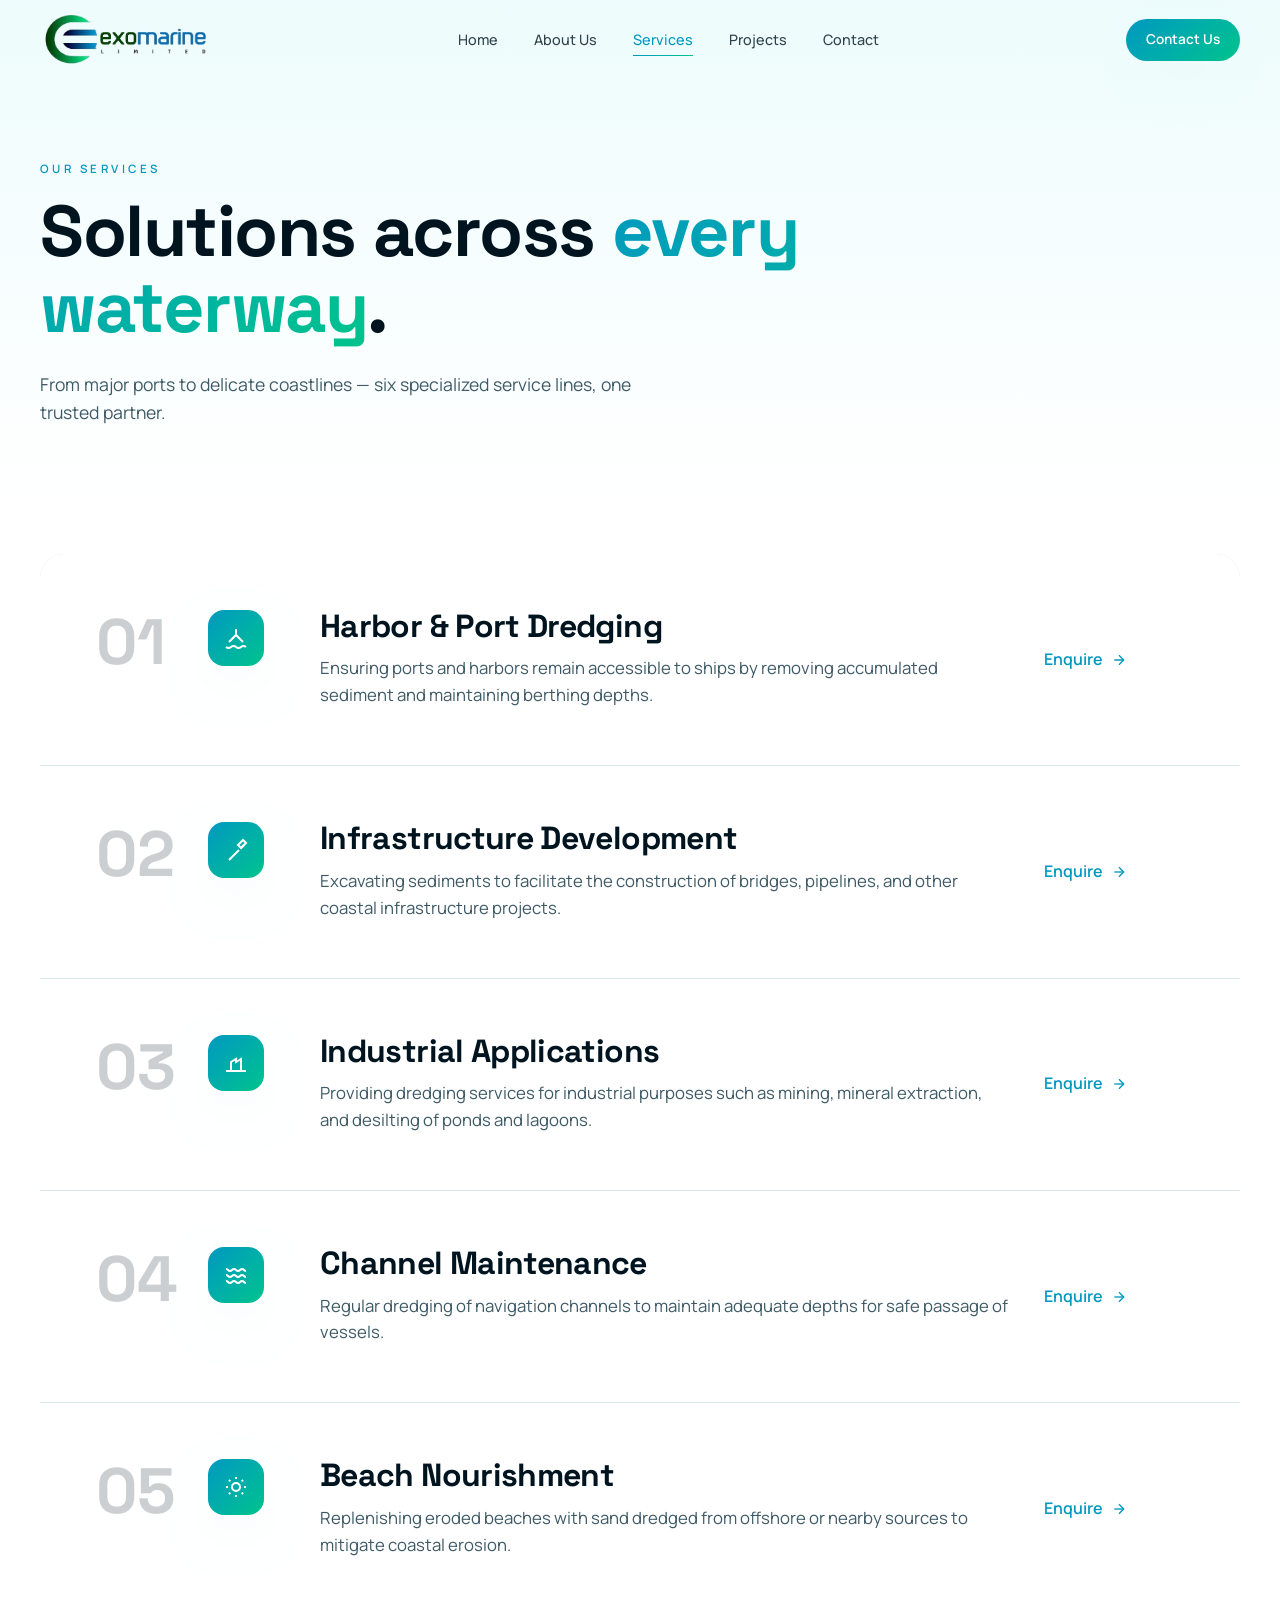
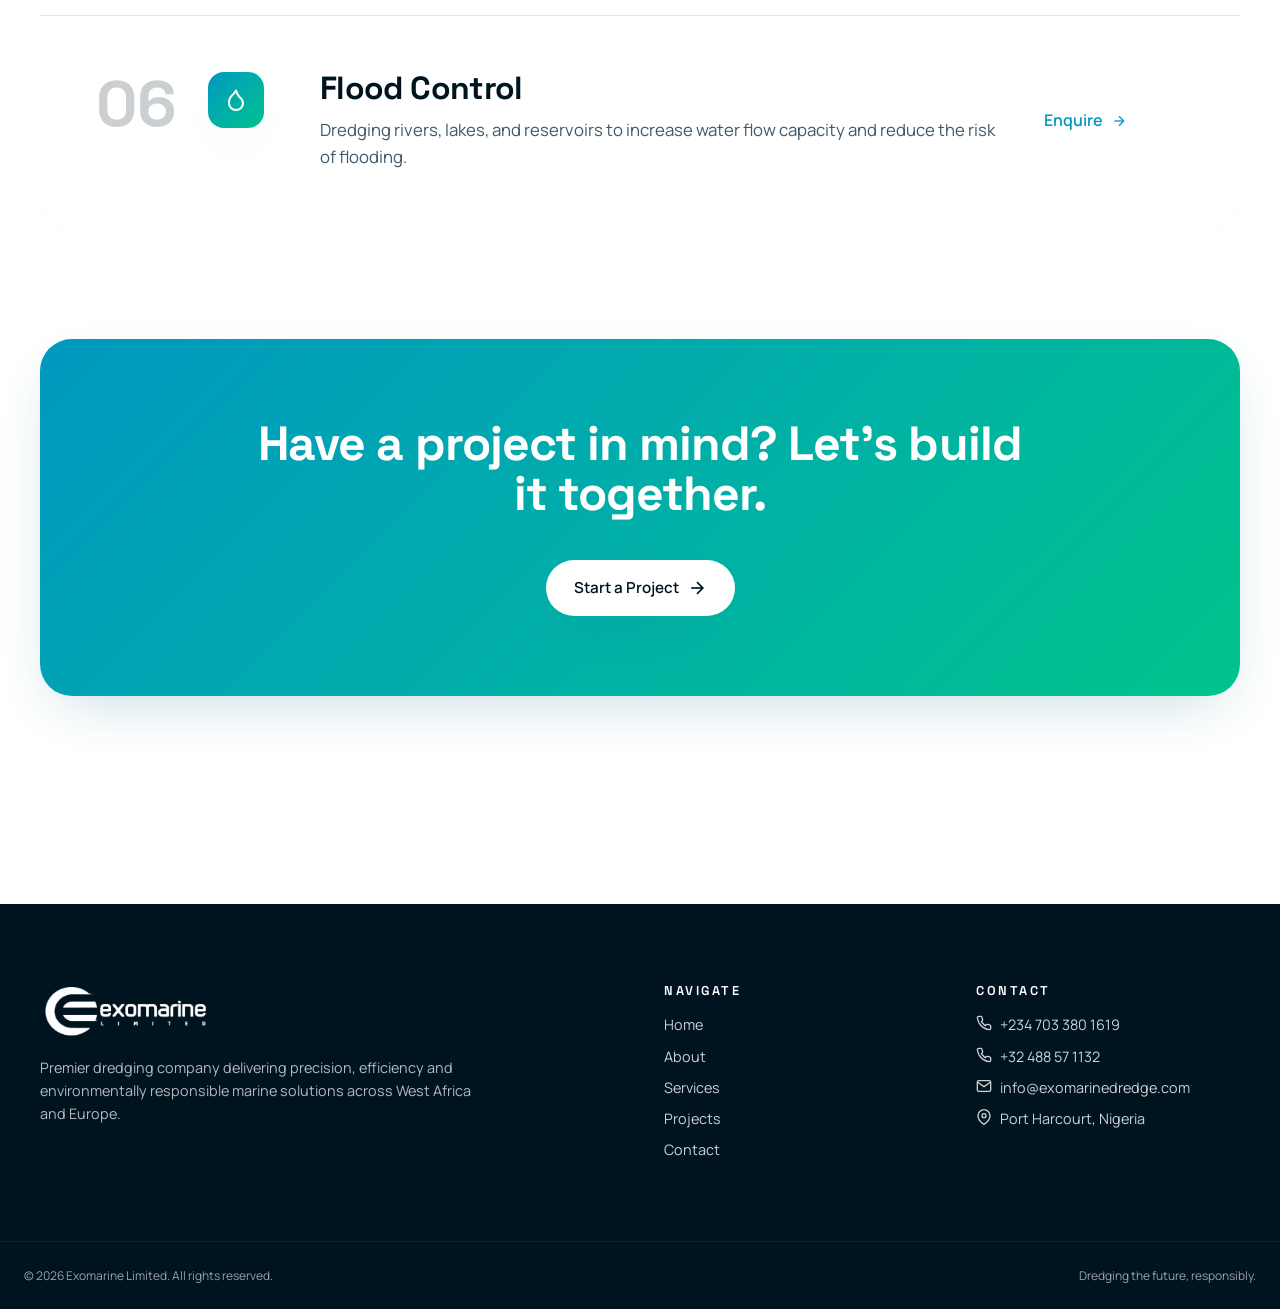
<file: services.html>
<!DOCTYPE html>
<html lang="en">
<head>
<meta charset="UTF-8" />
<meta name="viewport" content="width=device-width, initial-scale=1.0" />
<title>Services — Exomarine Limited</title>
<meta name="description" content="Comprehensive dredging services: harbor & port dredging, infrastructure development, channel maintenance, beach nourishment, flood control, and industrial dredging." />
<link rel="icon" href="images/cropped-Exomarinedredge-removebg-preview.png" />
<link rel="stylesheet" href="css/styles.css" />
</head>
<body>

<header class="site-header">
  <div class="header-inner">
    <a href="index.html" class="logo"><img src="images/cropped-Exomarinedredge-removebg-preview.png" alt="Exomarine Logo" /></a>
    <nav class="nav-desktop">
      <a href="index.html">Home</a>
      <a href="about.html">About Us</a>
      <a href="services.html" class="active">Services</a>
      <a href="projects.html">Projects</a>
      <a href="contact.html">Contact</a>
    </nav>
    <a href="contact.html" class="btn btn-brand header-cta">Contact Us</a>
    <button class="menu-toggle" aria-label="Toggle menu">
      <svg viewBox="0 0 24 24" fill="none" stroke="currentColor" stroke-width="2"><line x1="4" y1="6" x2="20" y2="6"/><line x1="4" y1="12" x2="20" y2="12"/><line x1="4" y1="18" x2="20" y2="18"/></svg>
    </button>
  </div>
  <nav class="nav-mobile">
    <a href="index.html">Home</a><a href="about.html">About Us</a><a href="services.html">Services</a><a href="projects.html">Projects</a><a href="contact.html">Contact</a>
    <a href="contact.html" class="btn btn-brand">Contact Us</a>
  </nav>
</header>

<section class="page-hero light">
  <div class="container">
    <div class="reveal eyebrow">Our Services</div>
    <h1 class="reveal reveal-d1">Solutions across <span class="gradient-text">every waterway</span>.</h1>
    <p class="reveal reveal-d2">From major ports to delicate coastlines — six specialized service lines, one trusted partner.</p>
  </div>
</section>

<section class="section" style="padding-top:3rem">
  <div class="container">
    <div class="svc-list">
      <div class="svc-row reveal">
        <div class="num">01</div>
        <div class="icon-tile"><svg viewBox="0 0 24 24" fill="none" stroke="currentColor" stroke-width="2"><path d="M2 21c.6.5 1.2 1 2.5 1 2.5 0 2.5-2 5-2 1.3 0 1.9.5 2.5 1s1.2 1 2.5 1c2.5 0 2.5-2 5-2 1.3 0 1.9.5 2.5 1"/><path d="M19 16l-7-7-7 7"/><path d="M12 3v6"/></svg></div>
        <div><h3>Harbor &amp; Port Dredging</h3><p>Ensuring ports and harbors remain accessible to ships by removing accumulated sediment and maintaining berthing depths.</p></div>
        <a href="contact.html" class="enquire">Enquire <svg viewBox="0 0 24 24" fill="none" stroke="currentColor" stroke-width="2"><line x1="5" y1="12" x2="19" y2="12"/><polyline points="12 5 19 12 12 19"/></svg></a>
      </div>
      <div class="svc-row reveal">
        <div class="num">02</div>
        <div class="icon-tile"><svg viewBox="0 0 24 24" fill="none" stroke="currentColor" stroke-width="2"><path d="M15 12 5 22"/><path d="m20 7-3 3"/><path d="M22 5 19 2l-5 5 3 3z"/></svg></div>
        <div><h3>Infrastructure Development</h3><p>Excavating sediments to facilitate the construction of bridges, pipelines, and other coastal infrastructure projects.</p></div>
        <a href="contact.html" class="enquire">Enquire <svg viewBox="0 0 24 24" fill="none" stroke="currentColor" stroke-width="2"><line x1="5" y1="12" x2="19" y2="12"/><polyline points="12 5 19 12 12 19"/></svg></a>
      </div>
      <div class="svc-row reveal">
        <div class="num">03</div>
        <div class="icon-tile"><svg viewBox="0 0 24 24" fill="none" stroke="currentColor" stroke-width="2"><path d="M2 20h20"/><path d="M17 20V8l-5 3V8l-5 3v9"/></svg></div>
        <div><h3>Industrial Applications</h3><p>Providing dredging services for industrial purposes such as mining, mineral extraction, and desilting of ponds and lagoons.</p></div>
        <a href="contact.html" class="enquire">Enquire <svg viewBox="0 0 24 24" fill="none" stroke="currentColor" stroke-width="2"><line x1="5" y1="12" x2="19" y2="12"/><polyline points="12 5 19 12 12 19"/></svg></a>
      </div>
      <div class="svc-row reveal">
        <div class="num">04</div>
        <div class="icon-tile"><svg viewBox="0 0 24 24" fill="none" stroke="currentColor" stroke-width="2"><path d="M2 6c2 0 2 2 4 2s2-2 4-2 2 2 4 2 2-2 4-2 2 2 4 2"/><path d="M2 12c2 0 2 2 4 2s2-2 4-2 2 2 4 2 2-2 4-2 2 2 4 2"/><path d="M2 18c2 0 2 2 4 2s2-2 4-2 2 2 4 2 2-2 4-2 2 2 4 2"/></svg></div>
        <div><h3>Channel Maintenance</h3><p>Regular dredging of navigation channels to maintain adequate depths for safe passage of vessels.</p></div>
        <a href="contact.html" class="enquire">Enquire <svg viewBox="0 0 24 24" fill="none" stroke="currentColor" stroke-width="2"><line x1="5" y1="12" x2="19" y2="12"/><polyline points="12 5 19 12 12 19"/></svg></a>
      </div>
      <div class="svc-row reveal">
        <div class="num">05</div>
        <div class="icon-tile"><svg viewBox="0 0 24 24" fill="none" stroke="currentColor" stroke-width="2"><circle cx="12" cy="12" r="4"/><path d="M12 2v2M12 20v2M4.93 4.93l1.41 1.41M17.66 17.66l1.41 1.41M2 12h2M20 12h2M6.34 17.66l-1.41 1.41M19.07 4.93l-1.41 1.41"/></svg></div>
        <div><h3>Beach Nourishment</h3><p>Replenishing eroded beaches with sand dredged from offshore or nearby sources to mitigate coastal erosion.</p></div>
        <a href="contact.html" class="enquire">Enquire <svg viewBox="0 0 24 24" fill="none" stroke="currentColor" stroke-width="2"><line x1="5" y1="12" x2="19" y2="12"/><polyline points="12 5 19 12 12 19"/></svg></a>
      </div>
      <div class="svc-row reveal">
        <div class="num">06</div>
        <div class="icon-tile"><svg viewBox="0 0 24 24" fill="none" stroke="currentColor" stroke-width="2"><path d="M12 22a7 7 0 0 0 7-7c0-2-1-3.9-3-5.5S12.5 4 12 2c-.5 2-2 3.9-4 5.5S5 13 5 15a7 7 0 0 0 7 7z"/></svg></div>
        <div><h3>Flood Control</h3><p>Dredging rivers, lakes, and reservoirs to increase water flow capacity and reduce the risk of flooding.</p></div>
        <a href="contact.html" class="enquire">Enquire <svg viewBox="0 0 24 24" fill="none" stroke="currentColor" stroke-width="2"><line x1="5" y1="12" x2="19" y2="12"/><polyline points="12 5 19 12 12 19"/></svg></a>
      </div>
    </div>
  </div>
</section>

<section class="section" style="padding-top:0">
  <div class="container">
    <div class="cta-card reveal">
      <h2>Have a project in mind? Let's build it together.</h2>
      <a href="contact.html" class="btn btn-white" style="margin-top:2.5rem">Start a Project
        <svg class="arrow" width="20" height="20" viewBox="0 0 24 24" fill="none" stroke="currentColor" stroke-width="2"><line x1="5" y1="12" x2="19" y2="12"/><polyline points="12 5 19 12 12 19"/></svg></a>
    </div>
  </div>
</section>

<footer class="site-footer">
  <div class="footer-inner">
    <div class="footer-brand">
      <img src="images/cropped-Exomarinedredge-removebg-preview.png" alt="Exomarine Logo" />
      <p>Premier dredging company delivering precision, efficiency and environmentally responsible marine solutions across West Africa and Europe.</p>
    </div>
    <div class="footer-col"><h4>Navigate</h4><ul>
      <li><a href="index.html">Home</a></li><li><a href="about.html">About</a></li><li><a href="services.html">Services</a></li><li><a href="projects.html">Projects</a></li><li><a href="contact.html">Contact</a></li>
    </ul></div>
    <div class="footer-col"><h4>Contact</h4><ul>
      <li><svg viewBox="0 0 24 24" fill="none" stroke="currentColor" stroke-width="2"><path d="M22 16.92v3a2 2 0 0 1-2.18 2 19.79 19.79 0 0 1-8.63-3.07 19.5 19.5 0 0 1-6-6 19.79 19.79 0 0 1-3.07-8.67A2 2 0 0 1 4.11 2h3a2 2 0 0 1 2 1.72 12.84 12.84 0 0 0 .7 2.81 2 2 0 0 1-.45 2.11L8.09 9.91a16 16 0 0 0 6 6l1.27-1.27a2 2 0 0 1 2.11-.45 12.84 12.84 0 0 0 2.81.7A2 2 0 0 1 22 16.92z"/></svg> +234 703 380 1619</li>
      <li><svg viewBox="0 0 24 24" fill="none" stroke="currentColor" stroke-width="2"><path d="M22 16.92v3a2 2 0 0 1-2.18 2 19.79 19.79 0 0 1-8.63-3.07 19.5 19.5 0 0 1-6-6 19.79 19.79 0 0 1-3.07-8.67A2 2 0 0 1 4.11 2h3a2 2 0 0 1 2 1.72 12.84 12.84 0 0 0 .7 2.81 2 2 0 0 1-.45 2.11L8.09 9.91a16 16 0 0 0 6 6l1.27-1.27a2 2 0 0 1 2.11-.45 12.84 12.84 0 0 0 2.81.7A2 2 0 0 1 22 16.92z"/></svg> +32 488 57 1132</li>
      <li><svg viewBox="0 0 24 24" fill="none" stroke="currentColor" stroke-width="2"><path d="M4 4h16c1.1 0 2 .9 2 2v12c0 1.1-.9 2-2 2H4c-1.1 0-2-.9-2-2V6c0-1.1.9-2 2-2z"/><polyline points="22,6 12,13 2,6"/></svg> info@exomarinedredge.com</li>
      <li><svg viewBox="0 0 24 24" fill="none" stroke="currentColor" stroke-width="2"><path d="M21 10c0 7-9 13-9 13s-9-6-9-13a9 9 0 0 1 18 0z"/><circle cx="12" cy="10" r="3"/></svg> Port Harcourt, Nigeria</li>
    </ul></div>
  </div>
  <div class="footer-bottom"><span>© <span id="year">2025</span> Exomarine Limited. All rights reserved.</span><span>Dredging the future, responsibly.</span></div>
</footer>

<script src="js/main.js"></script>
</body>
</html>
</file>
<file: css/styles.css>
/* Exomarine Limited — Static Stylesheet */
@import url('https://fonts.googleapis.com/css2?family=Space+Grotesk:wght@400;500;600;700&family=Manrope:wght@300;400;500;600;700;800&display=swap');

:root {
  --background: oklch(1 0 0);
  --foreground: oklch(0.18 0.04 230);
  --card: oklch(0.99 0.005 220);
  --muted: oklch(0.96 0.01 220);
  --muted-foreground: oklch(0.45 0.04 230);
  --border: oklch(0.92 0.015 220);
  --primary: oklch(0.62 0.14 220);
  --secondary: oklch(0.72 0.16 165);
  --brand-blue: oklch(0.62 0.14 220);
  --brand-green: oklch(0.72 0.16 165);

  --gradient-brand: linear-gradient(135deg, var(--brand-blue), var(--brand-green));
  --gradient-hero: linear-gradient(135deg, oklch(0.62 0.14 220 / 0.92), oklch(0.42 0.14 200 / 0.85) 50%, oklch(0.55 0.15 175 / 0.8));
  --gradient-soft: linear-gradient(180deg, oklch(0.98 0.015 200), oklch(1 0 0));
  --shadow-elegant: 0 20px 60px -20px oklch(0.42 0.12 220 / 0.25);
  --shadow-glow: 0 0 80px oklch(0.72 0.16 175 / 0.3);

  --font-display: 'Space Grotesk', system-ui, sans-serif;
  --font-body: 'Manrope', system-ui, sans-serif;
}

* { box-sizing: border-box; margin: 0; padding: 0; }
html { scroll-behavior: smooth; -webkit-text-size-adjust: 100%; }
body {
  font-family: var(--font-body);
  color: var(--foreground);
  background: var(--background);
  line-height: 1.6;
  -webkit-font-smoothing: antialiased;
}
img { max-width: 100%; display: block; }
a { color: inherit; text-decoration: none; }
button { font: inherit; cursor: pointer; border: none; background: none; color: inherit; }

h1, h2, h3, h4, h5 {
  font-family: var(--font-display);
  letter-spacing: -0.02em;
  line-height: 1.05;
  font-weight: 700;
}

.container { max-width: 1280px; margin: 0 auto; padding: 0 1.5rem; }
@media (min-width: 1024px) { .container { padding: 0 2.5rem; } }

.font-display { font-family: var(--font-display); }
.italic-light { font-style: italic; font-weight: 300; }
.gradient-text {
  background: var(--gradient-brand);
  -webkit-background-clip: text;
  background-clip: text;
  color: transparent;
}
.bg-gradient-brand { background: var(--gradient-brand); }
.bg-gradient-hero { background: var(--gradient-hero); }
.bg-gradient-soft { background: var(--gradient-soft); }
.shadow-elegant { box-shadow: var(--shadow-elegant); }
.shadow-glow { box-shadow: var(--shadow-glow); }

/* Buttons */
.btn {
  display: inline-flex; align-items: center; gap: .5rem;
  padding: 1rem 1.75rem; border-radius: 999px;
  font-weight: 600; font-size: .95rem;
  transition: transform .25s, box-shadow .25s, background .25s, color .25s;
  white-space: nowrap;
}
.btn .arrow { transition: transform .25s; }
.btn:hover .arrow { transform: translateX(4px); }
.btn-white { background: #fff; color: var(--foreground); box-shadow: var(--shadow-elegant); }
.btn-white:hover { box-shadow: var(--shadow-glow); }
.btn-outline-white { border: 1px solid rgba(255,255,255,.4); color: #fff; }
.btn-outline-white:hover { background: rgba(255,255,255,.1); }
.btn-dark { background: var(--foreground); color: #fff; padding: .75rem 1.5rem; }
.btn-dark:hover { opacity: .9; }
.btn-brand { background: var(--gradient-brand); color: #fff; box-shadow: var(--shadow-elegant); }
.btn-brand:hover { box-shadow: var(--shadow-glow); }
.btn-cta { background: #fff; color: var(--primary); padding: 1.25rem 2rem; font-size: 1.05rem; font-weight: 700; box-shadow: var(--shadow-elegant); }
.btn-cta:hover { transform: scale(1.02); }

.eyebrow {
  font-size: .72rem; text-transform: uppercase;
  letter-spacing: .3em; font-weight: 600; color: var(--primary);
}
.eyebrow-light { color: rgba(255,255,255,.85); }
.eyebrow-secondary { color: var(--secondary); }

/* Header */
.site-header {
  position: fixed; top: 0; left: 0; right: 0; z-index: 50;
  transition: background .5s, border-color .5s, box-shadow .5s, backdrop-filter .5s;
  background: transparent;
}
.site-header.scrolled {
  background: oklch(1 0 0 / 0.85);
  backdrop-filter: blur(18px);
  -webkit-backdrop-filter: blur(18px);
  border-bottom: 1px solid var(--border);
  box-shadow: 0 1px 2px rgba(0,0,0,.04);
}
.header-inner {
  max-width: 1280px; margin: 0 auto; padding: 0 1.5rem;
  height: 80px; display: flex; align-items: center; justify-content: space-between;
}
@media (min-width: 1024px) { .header-inner { padding: 0 2.5rem; } }
.logo img { height: 56px; width: auto; }
.nav-desktop { display: none; align-items: center; gap: .25rem; }
.nav-desktop a {
  position: relative; padding: .5rem 1rem; font-size: .9rem; font-weight: 500;
  color: oklch(0.18 0.04 230 / .8); transition: color .2s;
}
.nav-desktop a:hover, .nav-desktop a.active { color: var(--primary); }
.nav-desktop a::after {
  content: ""; position: absolute; left: 1rem; right: 1rem; bottom: 4px;
  height: 1px; background: var(--gradient-brand);
  transform: scaleX(0); transform-origin: left; transition: transform .25s;
}
.nav-desktop a:hover::after, .nav-desktop a.active::after { transform: scaleX(1); }
.header-cta { display: none; }
.menu-toggle { display: inline-flex; padding: .5rem; }
.menu-toggle svg { width: 24px; height: 24px; }
.nav-mobile {
  display: none; background: var(--background); border-top: 1px solid var(--border);
  padding: 1rem 1.5rem; flex-direction: column; gap: .5rem;
}
.nav-mobile.open { display: flex; }
.nav-mobile a { padding: .5rem 0; font-weight: 500; font-size: .95rem; }
.nav-mobile .btn { margin-top: .5rem; justify-content: center; padding: .85rem 1.25rem; }

@media (min-width: 768px) {
  .nav-desktop { display: flex; }
  .header-cta { display: inline-flex; padding: .65rem 1.25rem; font-size: .85rem; font-weight: 600; }
  .menu-toggle { display: none; }
  .nav-mobile { display: none !important; }
}

/* Sections */
section { position: relative; }
.section { padding: 7rem 0; }
.section-soft { background: var(--gradient-soft); }
.section-dark { background: var(--foreground); color: var(--background); overflow: hidden; }
.section-dark .text-muted { color: rgba(255,255,255,.7); }

/* Hero */
.hero {
  position: relative; min-height: 100svh;
  display: flex; align-items: center; overflow: hidden;
  color: #fff;
}
.hero-bg { position: absolute; inset: 0; z-index: -1; will-change: transform; }
.hero-bg img { width: 100%; height: 100%; object-fit: cover; }
.hero-bg::after { content: ""; position: absolute; inset: 0; background: var(--gradient-hero); }
.hero-inner { padding: 8rem 0 5rem; }
.hero h1 {
  font-size: clamp(2.5rem, 6vw, 5.5rem);
  margin: 1.5rem 0;
}
.hero p { font-size: 1.15rem; max-width: 640px; color: rgba(255,255,255,.85); margin-bottom: 2.5rem; }
.hero-actions { display: flex; flex-wrap: wrap; gap: 1rem; }
.hero-pill {
  display: inline-flex; align-items: center; padding: .5rem 1rem; border-radius: 999px;
  background: rgba(255,255,255,.1); backdrop-filter: blur(8px);
  border: 1px solid rgba(255,255,255,.2);
  font-size: .7rem; text-transform: uppercase; letter-spacing: .25em;
}
.scroll-cue {
  position: absolute; bottom: 2rem; left: 50%; transform: translateX(-50%);
  color: rgba(255,255,255,.7); font-size: .7rem; letter-spacing: .3em;
  text-transform: uppercase; display: flex; flex-direction: column; align-items: center; gap: .5rem;
  animation: float-slow 6s ease-in-out infinite;
}
.scroll-cue .line { width: 1px; height: 40px; background: rgba(255,255,255,.4); }

@keyframes float-slow { 0%,100%{ transform: translateX(-50%) translateY(0); } 50% { transform: translateX(-50%) translateY(-12px); } }

/* Section header utility */
.section-head { display: flex; flex-wrap: wrap; align-items: end; justify-content: space-between; gap: 2rem; margin-bottom: 4rem; }
.section-head h2, .section-title { font-size: clamp(2rem, 4.5vw, 3.75rem); }
.center { text-align: center; }
.center .section-head, .section-head.center { justify-content: center; flex-direction: column; align-items: center; margin-bottom: 5rem; }

/* Feature grid (Why choose us) */
.feature-grid { display: grid; gap: 1.5rem; grid-template-columns: 1fr; }
@media (min-width: 768px) { .feature-grid { grid-template-columns: repeat(3, 1fr); } }
.feature-card {
  position: relative; padding: 2rem; border: 1px solid var(--border);
  background: var(--card); border-radius: 1.5rem;
  transition: transform .5s, box-shadow .5s; overflow: hidden;
}
.feature-card:hover { transform: translateY(-4px); box-shadow: var(--shadow-elegant); }
.icon-tile {
  width: 56px; height: 56px; border-radius: 1rem; display: grid; place-items: center;
  background: var(--gradient-brand); box-shadow: var(--shadow-elegant); margin-bottom: 1.5rem;
}
.icon-tile svg { width: 24px; height: 24px; color: #fff; }
.feature-card h3 { font-size: 1.5rem; margin-bottom: .75rem; }
.feature-card p { color: var(--muted-foreground); }

/* About split */
.split { display: grid; gap: 4rem; grid-template-columns: 1fr; align-items: center; }
@media (min-width: 1024px) { .split { grid-template-columns: 1fr 1fr; } }
.about-img-wrap { position: relative; }
.about-img {
  aspect-ratio: 4/5; border-radius: 2rem; overflow: hidden; box-shadow: var(--shadow-elegant);
}
.about-img img { width: 100%; height: 100%; object-fit: cover; }
.about-badge {
  position: absolute; bottom: -2rem; right: -1rem; background: var(--background);
  border: 1px solid var(--border); border-radius: 1rem; padding: 1.5rem;
  width: 12rem; box-shadow: var(--shadow-elegant);
}
.about-badge .num { font-family: var(--font-display); font-weight: 700; font-size: 1.875rem; }
.about-badge .lbl { font-size: .7rem; color: var(--muted-foreground); text-transform: uppercase; letter-spacing: .1em; margin-top: .25rem; }
.split h2 { font-size: clamp(2rem, 4vw, 3rem); margin: 1rem 0 1.5rem; }
.split p.lead { color: var(--muted-foreground); font-size: 1.1rem; margin-bottom: 2rem; }
.check-list { list-style: none; display: flex; flex-direction: column; gap: 1rem; margin-bottom: 2.5rem; }
.check-list li { display: flex; gap: .75rem; align-items: flex-start; }
.check-list svg { width: 20px; height: 20px; color: var(--secondary); flex-shrink: 0; margin-top: 2px; }

/* Services dark grid */
.svc-grid {
  display: grid; gap: 1px; background: rgba(255,255,255,.1);
  border-radius: 1.5rem; overflow: hidden; grid-template-columns: 1fr;
}
@media (min-width: 768px) { .svc-grid { grid-template-columns: repeat(2, 1fr); } }
@media (min-width: 1024px) { .svc-grid { grid-template-columns: repeat(3, 1fr); } }
.svc-cell {
  background: var(--foreground); padding: 2.5rem; transition: background .5s;
}
.svc-cell:hover { background: rgba(255,255,255,.05); }
.svc-cell .top { display: flex; align-items: center; justify-content: space-between; margin-bottom: 1.5rem; }
.svc-cell .num {
  font-family: var(--font-display); font-weight: 700; font-size: 3rem; opacity: .2;
  transition: opacity .3s;
}
.svc-cell:hover .num { opacity: 1; background: var(--gradient-brand); -webkit-background-clip: text; background-clip: text; color: transparent; }
.svc-cell svg.svc-icon { width: 28px; height: 28px; color: var(--secondary); }
.svc-cell h3 { font-size: 1.5rem; margin-bottom: .75rem; }
.svc-cell p { color: rgba(255,255,255,.7); }

.section-dark .blob1, .section-dark .blob2 {
  position: absolute; width: 500px; height: 500px; border-radius: 50%;
  filter: blur(80px); opacity: .1; pointer-events: none;
}
.section-dark .blob1 { background: var(--secondary); top: 25%; left: -10rem; }
.section-dark .blob2 { background: var(--primary); bottom: 0; right: -10rem; }

/* CTA strip */
.cta-strip { padding: 6rem 0; background: var(--gradient-brand); color: #fff; }
.cta-strip .grid { display: grid; gap: 2.5rem; grid-template-columns: 1fr; align-items: center; }
@media (min-width: 768px) { .cta-strip .grid { grid-template-columns: 1fr 1fr; } }
.cta-strip h2 { font-size: clamp(2rem, 4vw, 3rem); }
.cta-strip p { color: rgba(255,255,255,.85); margin-top: 1.5rem; font-size: 1.1rem; max-width: 36rem; }
.cta-side { display: flex; flex-direction: column; gap: 1rem; }
@media (min-width: 768px) { .cta-side { align-items: flex-end; } }
.cta-phone { font-size: .85rem; opacity: .8; display: inline-flex; align-items: center; gap: .5rem; }
.cta-phone svg { width: 16px; height: 16px; }

/* Stats */
.stats { display: grid; grid-template-columns: repeat(2, 1fr); gap: 3rem; text-align: center; }
@media (min-width: 768px) { .stats { grid-template-columns: repeat(4, 1fr); } }
.stat .num { font-family: var(--font-display); font-weight: 700; font-size: clamp(2.5rem, 5vw, 3.75rem);
  background: var(--gradient-brand); -webkit-background-clip: text; background-clip: text; color: transparent; }
.stat .lbl { margin-top: .75rem; font-size: .8rem; text-transform: uppercase; letter-spacing: .2em; color: var(--muted-foreground); }

/* Process */
.process { display: grid; gap: 2rem; grid-template-columns: 1fr; position: relative; }
@media (min-width: 768px) { .process { grid-template-columns: repeat(4, 1fr); } }
.process::before {
  content: ""; position: absolute; top: 32px; left: 12%; right: 12%; height: 1px;
  background: linear-gradient(to right, transparent, var(--border), transparent);
  display: none;
}
@media (min-width: 768px) { .process::before { display: block; } }
.step { text-align: center; position: relative; }
.step-num {
  width: 64px; height: 64px; border-radius: 50%; margin: 0 auto 1.5rem;
  background: var(--background); border: 2px solid var(--primary);
  display: grid; place-items: center; font-family: var(--font-display);
  font-weight: 700; font-size: 1.5rem; color: var(--primary);
  box-shadow: var(--shadow-elegant);
}
.step h3 { font-size: 1.15rem; margin-bottom: .75rem; }
.step p { color: var(--muted-foreground); font-size: .9rem; }

/* Inner page hero */
.page-hero {
  padding: 10rem 0 6rem; position: relative; overflow: hidden; color: #fff;
}
.page-hero .bg { position: absolute; inset: 0; z-index: -1; }
.page-hero .bg img { width: 100%; height: 100%; object-fit: cover; }
.page-hero .bg::after { content: ""; position: absolute; inset: 0; background: var(--gradient-hero); }
.page-hero h1 { font-size: clamp(2.5rem, 6vw, 4.5rem); margin: 1rem 0; max-width: 56rem; }
.page-hero p { color: rgba(255,255,255,.85); font-size: 1.1rem; max-width: 40rem; margin-top: 1.5rem; }

.page-hero.light { background: var(--gradient-soft); color: var(--foreground); padding: 10rem 0 5rem; }
.page-hero.light h1 { color: var(--foreground); }
.page-hero.light p { color: var(--muted-foreground); }

/* Values */
.values { display: grid; gap: 1.5rem; grid-template-columns: 1fr; }
@media (min-width: 768px) { .values { grid-template-columns: repeat(2, 1fr); } }
@media (min-width: 1024px) { .values { grid-template-columns: repeat(4, 1fr); } }
.value-card {
  padding: 2rem; border: 1px solid var(--border); border-radius: 1.5rem;
  background: var(--card); transition: box-shadow .3s;
}
.value-card:hover { box-shadow: var(--shadow-elegant); }
.value-card .icon-tile { width: 48px; height: 48px; border-radius: .85rem; margin-bottom: 1.25rem; }
.value-card .icon-tile svg { width: 20px; height: 20px; }
.value-card h3 { font-size: 1.25rem; margin-bottom: .5rem; }
.value-card p { font-size: .9rem; color: var(--muted-foreground); }

/* Services list (services page) */
.svc-list {
  display: flex; flex-direction: column; gap: 1px; background: var(--border);
  border-radius: 1.5rem; overflow: hidden;
}
.svc-row {
  background: var(--background); padding: 2.5rem;
  display: grid; gap: 2rem; grid-template-columns: 1fr;
  transition: background .4s;
}
.svc-row:hover { background: oklch(0.96 0.01 220 / .5); }
@media (min-width: 768px) {
  .svc-row { grid-template-columns: 80px 80px 1fr 140px; padding: 3.5rem; align-items: start; }
}
.svc-row .num {
  font-family: var(--font-display); font-weight: 700; font-size: 4rem; opacity: .2;
  line-height: 1;
}
.svc-row:hover .num { opacity: 1; background: var(--gradient-brand); -webkit-background-clip: text; background-clip: text; color: transparent; }
.svc-row .icon-tile { margin: 0; }
.svc-row h3 { font-size: clamp(1.5rem, 2.5vw, 2.25rem); margin-bottom: .75rem; }
.svc-row p { color: var(--muted-foreground); font-size: 1.05rem; }
.svc-row .enquire {
  color: var(--primary); font-weight: 600; display: inline-flex; align-items: center; gap: .5rem;
  align-self: center;
}
.svc-row .enquire svg { transition: transform .25s; width: 16px; height: 16px; }
.svc-row .enquire:hover svg { transform: translateX(4px); }

.cta-card {
  background: var(--gradient-brand); color: #fff; border-radius: 2rem;
  padding: 5rem 2rem; text-align: center; box-shadow: var(--shadow-elegant);
}
.cta-card h2 { font-size: clamp(2rem, 4vw, 3rem); max-width: 48rem; margin: 0 auto; }

/* Contact */
.contact-grid { display: grid; gap: 3rem; grid-template-columns: 1fr; }
@media (min-width: 1024px) { .contact-grid { grid-template-columns: 2fr 3fr; } }
.contact-cards { display: flex; flex-direction: column; gap: 1.5rem; }
.contact-card {
  background: var(--card); border: 1px solid var(--border);
  border-radius: 1rem; padding: 1.5rem; display: flex; gap: 1rem;
  transition: box-shadow .3s;
}
.contact-card:hover { box-shadow: var(--shadow-elegant); }
.contact-card .icon-tile { width: 48px; height: 48px; border-radius: .85rem; margin: 0; flex-shrink: 0; }
.contact-card .icon-tile svg { width: 20px; height: 20px; }
.contact-card .title { font-family: var(--font-display); font-weight: 700; font-size: 1.05rem; margin-bottom: .25rem; }
.contact-card .line { color: var(--muted-foreground); font-size: .85rem; }

.contact-form {
  background: var(--foreground); color: var(--background);
  border-radius: 1.5rem; padding: 2.5rem; box-shadow: var(--shadow-elegant);
}
@media (min-width: 768px) { .contact-form { padding: 3rem; } }
.contact-form h2 { font-size: clamp(1.75rem, 3vw, 2.25rem); margin-bottom: 2rem; }
.form-grid { display: grid; gap: 1.25rem; grid-template-columns: 1fr; }
@media (min-width: 768px) { .form-grid { grid-template-columns: repeat(2, 1fr); } }
.form-grid .full { grid-column: 1 / -1; }
.contact-form input, .contact-form textarea {
  width: 100%; background: rgba(255,255,255,.05);
  border: 1px solid rgba(255,255,255,.1);
  border-radius: .75rem; padding: 1rem 1.25rem;
  color: var(--background); font: inherit;
  transition: border-color .25s;
}
.contact-form input::placeholder, .contact-form textarea::placeholder { color: rgba(255,255,255,.5); }
.contact-form input:focus, .contact-form textarea:focus { outline: none; border-color: var(--secondary); }
.contact-form textarea { resize: none; min-height: 140px; }
.contact-form button { margin-top: 1.5rem; }

/* Footer */
.site-footer { margin-top: 6rem; background: var(--foreground); color: var(--background); }
.footer-inner {
  max-width: 1280px; margin: 0 auto; padding: 5rem 1.5rem;
  display: grid; gap: 3rem; grid-template-columns: 1fr;
}
@media (min-width: 768px) {
  .footer-inner { grid-template-columns: repeat(4, 1fr); padding: 5rem 2.5rem; }
  .footer-brand { grid-column: span 2; }
}
.footer-brand img { height: 56px; margin-bottom: 1rem; filter: brightness(0) invert(1); }
.footer-brand p { font-size: .9rem; opacity: .7; max-width: 28rem; }
.footer-col h4 { font-family: var(--font-display); font-weight: 600; font-size: .8rem; text-transform: uppercase; letter-spacing: .2em; margin-bottom: 1rem; }
.footer-col ul { list-style: none; display: flex; flex-direction: column; gap: .5rem; font-size: .9rem; opacity: .8; }
.footer-col li { display: flex; gap: .5rem; align-items: flex-start; }
.footer-col svg { width: 16px; height: 16px; margin-top: 2px; flex-shrink: 0; }
.footer-col a:hover { color: var(--secondary); }
.footer-bottom {
  border-top: 1px solid rgba(255,255,255,.1);
  padding: 1.5rem; font-size: .75rem; opacity: .6;
  display: flex; flex-wrap: wrap; gap: .5rem; justify-content: space-between;
  max-width: 1280px; margin: 0 auto;
}

/* Bento grid (Projects page) */
.bento-grid {
  display: grid;
  gap: 1.5rem;
  grid-template-columns: repeat(2, 1fr);
}
@media (min-width: 768px) {
  .bento-grid {
    grid-template-columns: repeat(4, 1fr);
    grid-auto-rows: 240px;
  }
}
.bento-item {
  position: relative;
  border-radius: 1.5rem;
  overflow: hidden;
  background: var(--card);
  border: 1px solid var(--border);
  transition: transform .5s, box-shadow .5s;
  min-height: 220px;
}
.bento-item:hover {
  transform: translateY(-4px);
  box-shadow: var(--shadow-elegant);
}
.bento-item .bento-img {
  width: 100%;
  height: 100%;
  background: oklch(0.88 0.01 220);
  display: grid;
  place-items: center;
  color: oklch(0.7 0.02 220);
  font-size: .85rem;
}
.bento-item .bento-img img {
  width: 100%;
  height: 100%;
  object-fit: cover;
}
.bento-item .bento-img svg {
  width: 48px;
  height: 48px;
  opacity: .4;
}
.bento-item .bento-content {
  position: absolute;
  bottom: 0;
  left: 0;
  right: 0;
  padding: 1.5rem;
  background: linear-gradient(transparent, oklch(0 0 0 / .6));
  color: #fff;
}
.bento-item .bento-tag {
  display: inline-block;
  font-size: .65rem;
  text-transform: uppercase;
  letter-spacing: .15em;
  padding: .25rem .75rem;
  border-radius: 999px;
  background: rgba(255,255,255,.15);
  backdrop-filter: blur(6px);
  margin-bottom: .5rem;
}
.bento-item h3 {
  font-size: 1.1rem;
  font-weight: 600;
}
.bento-item p {
  font-size: .8rem;
  opacity: .8;
  margin-top: .25rem;
}
.bento-featured {
  grid-column: span 2;
  grid-row: span 2;
  min-height: 380px;
}
.bento-featured h3 {
  font-size: 1.5rem;
}
.bento-wide {
  grid-column: span 2;
}
.bento-tall {
  grid-row: span 2;
}
.bento-full {
  grid-column: 1 / -1;
}
@media (max-width: 767px) {
  .bento-grid {
    grid-template-columns: 1fr;
  }
  .bento-featured {
    grid-column: span 1;
    grid-row: span 1;
    min-height: 220px;
  }
  .bento-wide, .bento-full {
    grid-column: span 1;
  }
  .bento-tall {
    grid-row: span 1;
  }
}

/* Reveal animations */
.reveal { opacity: 0; transform: translateY(40px);
  transition: opacity .8s cubic-bezier(0.22, 1, 0.36, 1), transform .8s cubic-bezier(0.22, 1, 0.36, 1); }
.reveal.in-view { opacity: 1; transform: translateY(0); }
.reveal-d1 { transition-delay: .1s; }
.reveal-d2 { transition-delay: .2s; }
.reveal-d3 { transition-delay: .3s; }
.reveal-d4 { transition-delay: .4s; }
</file>
